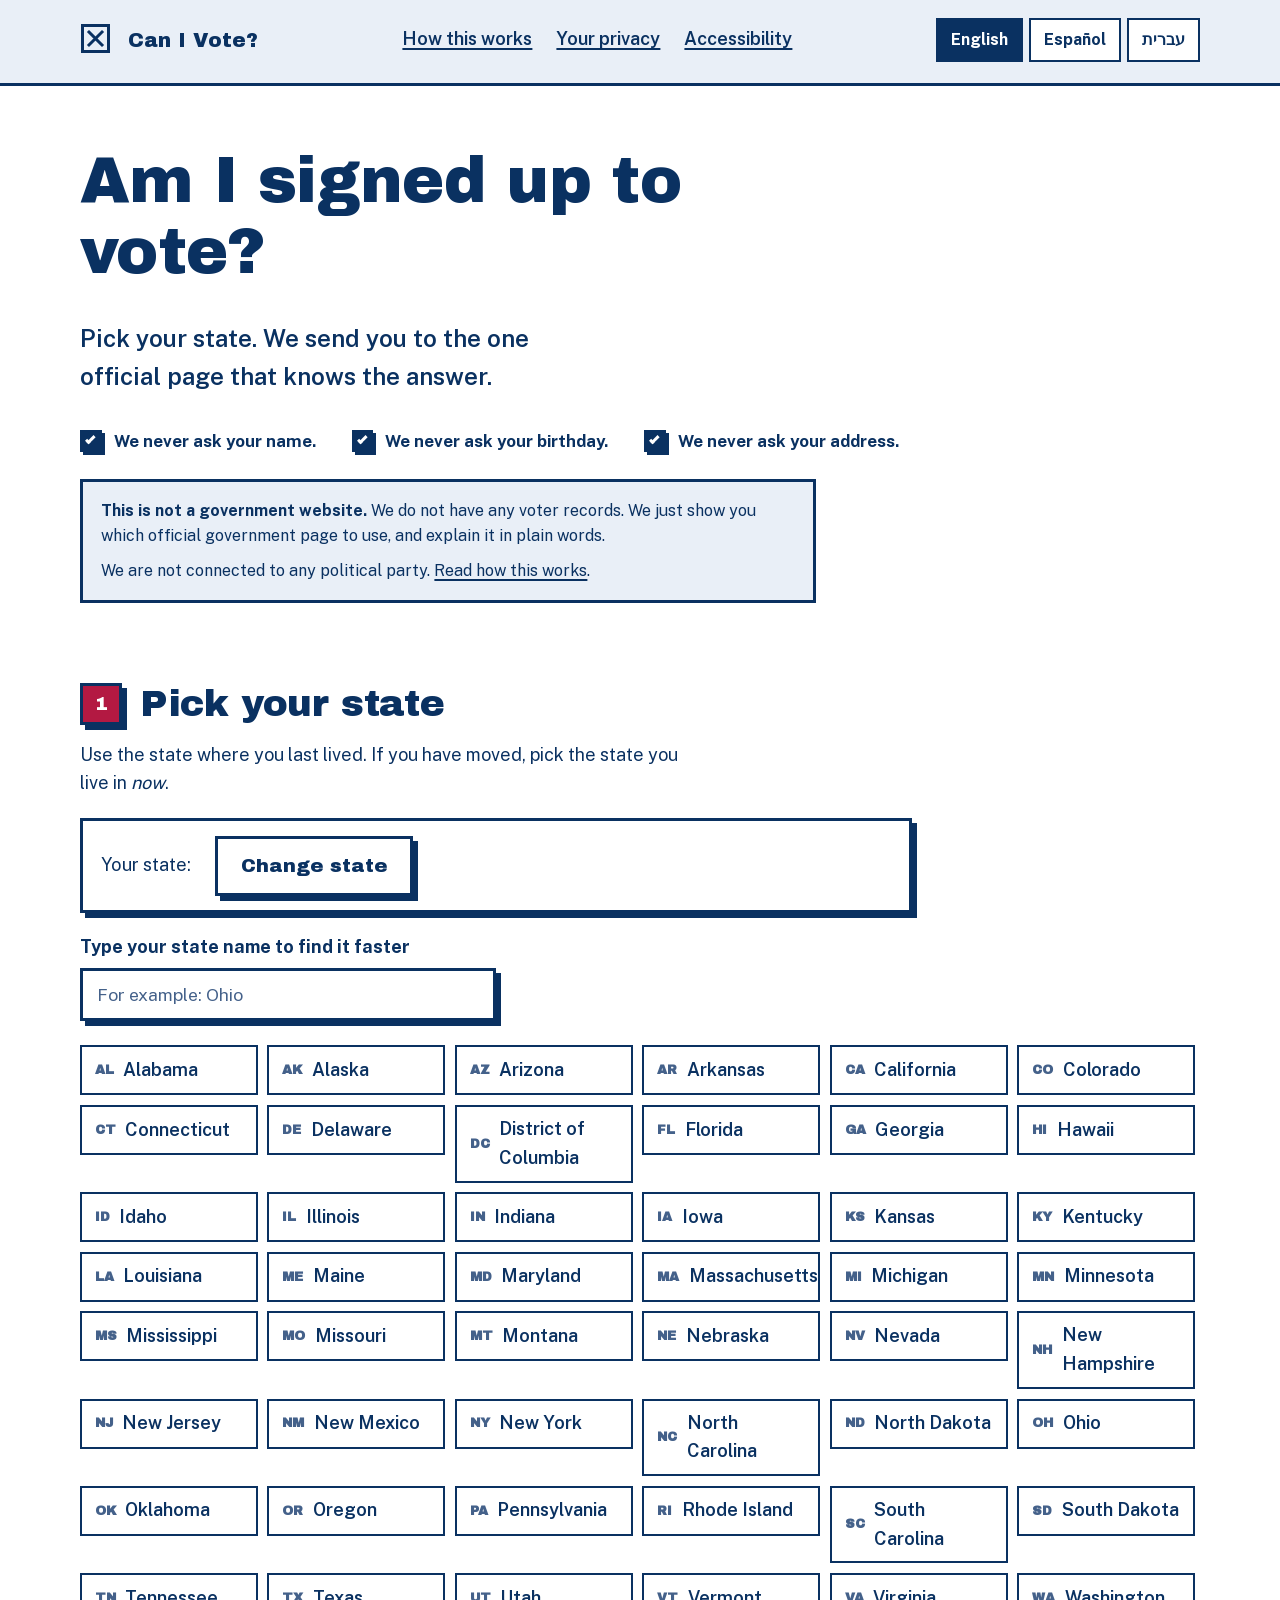
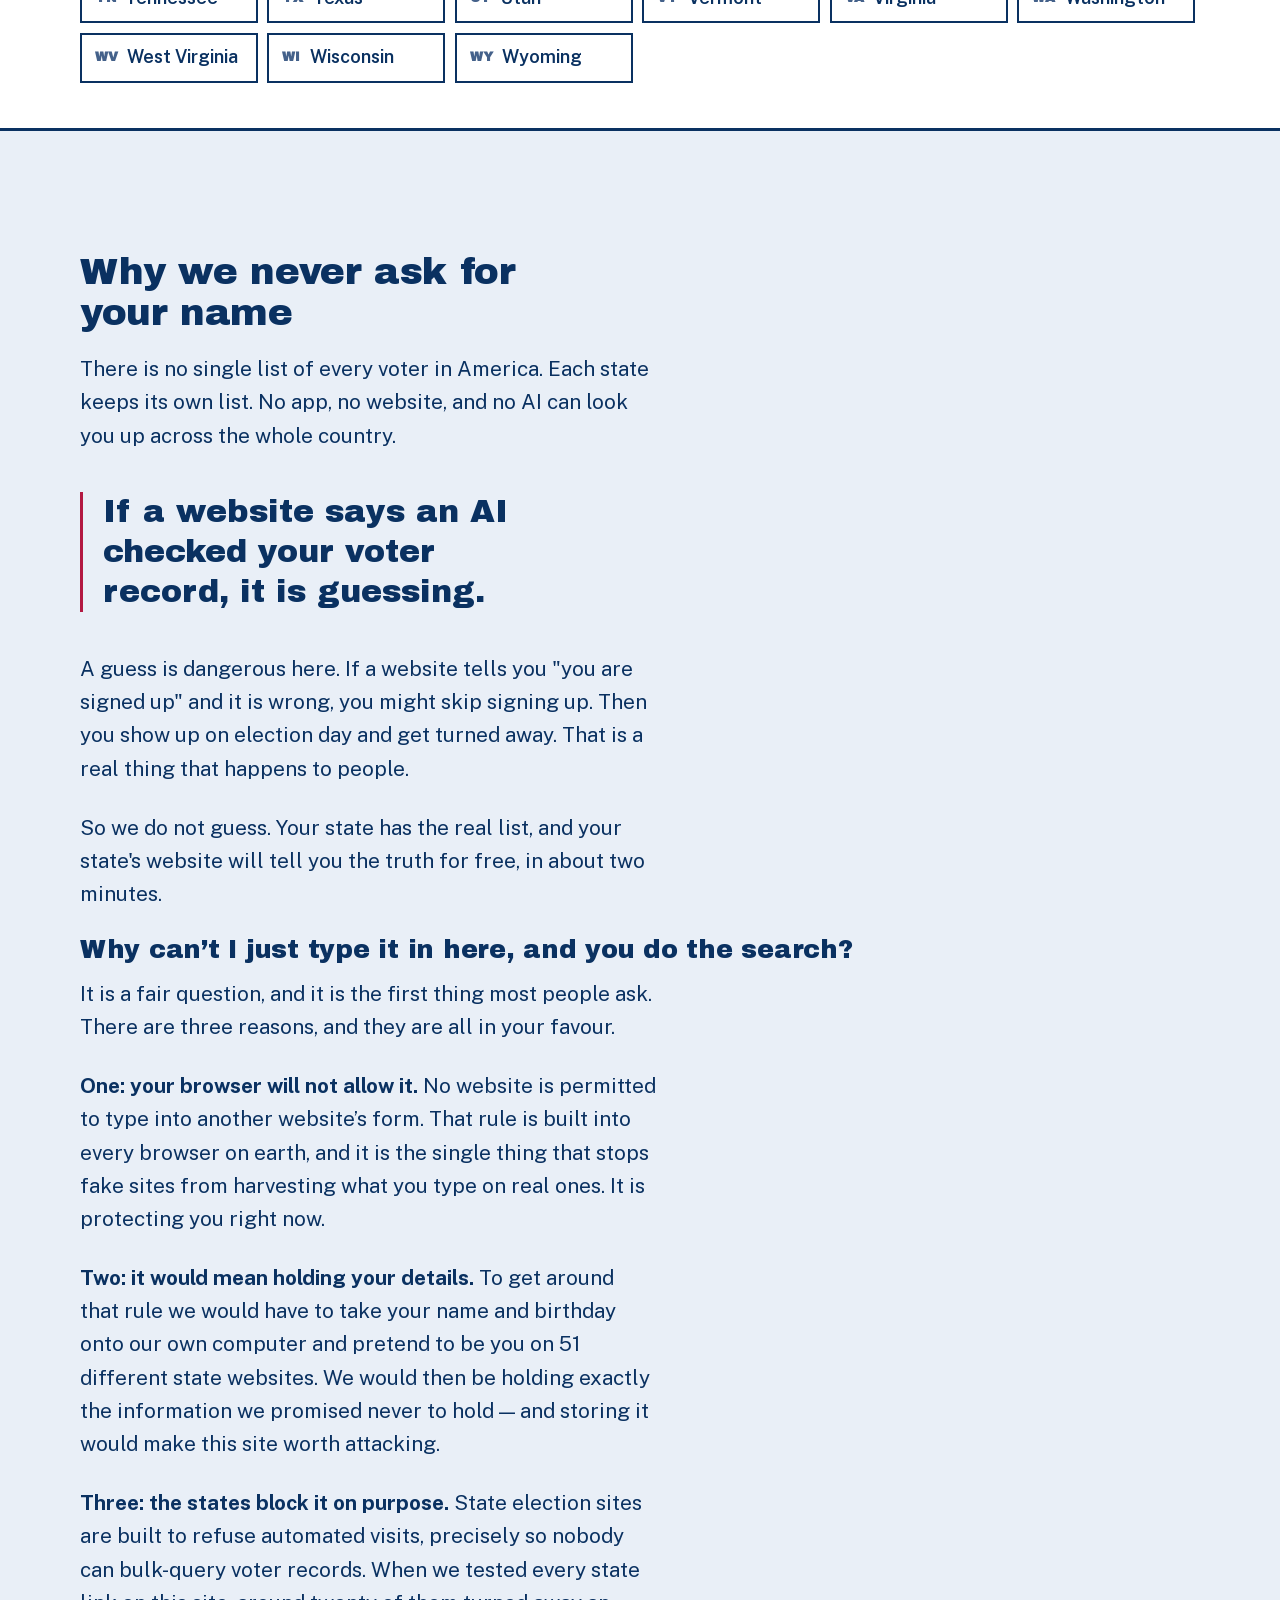
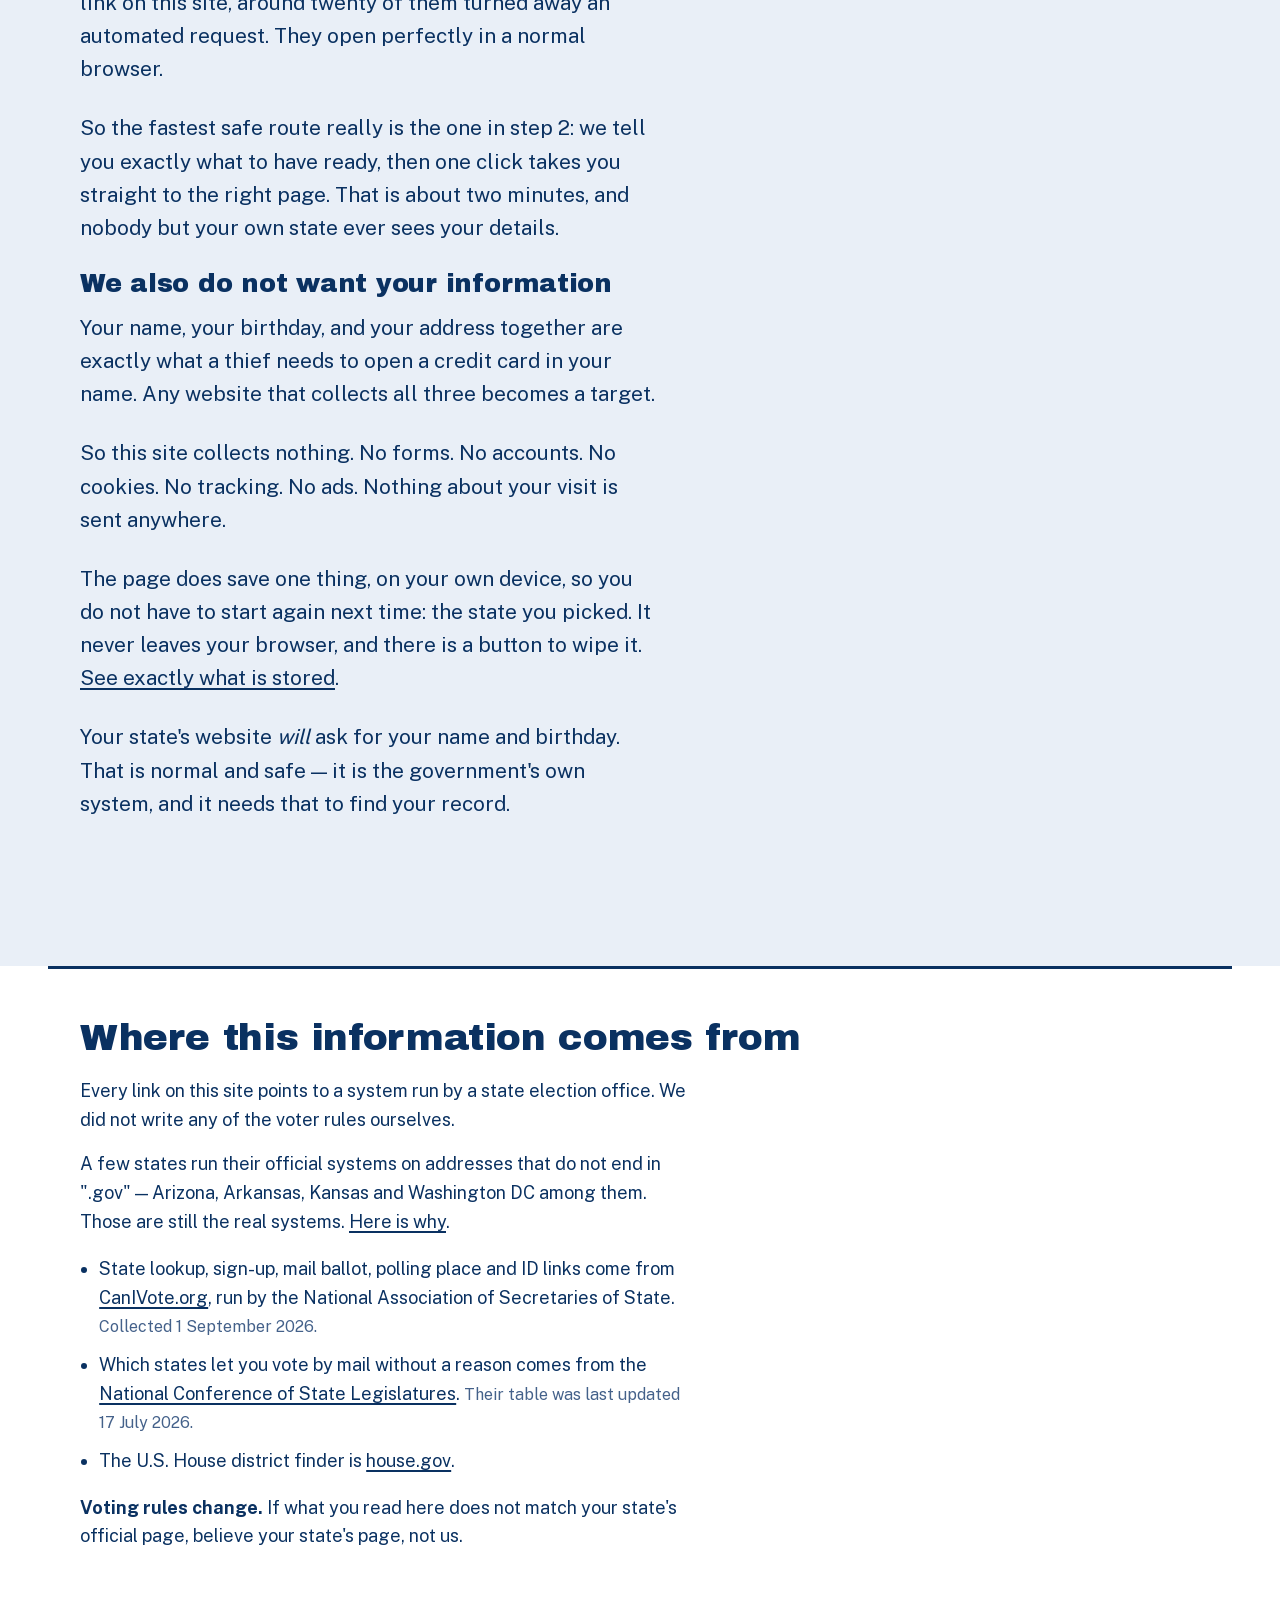
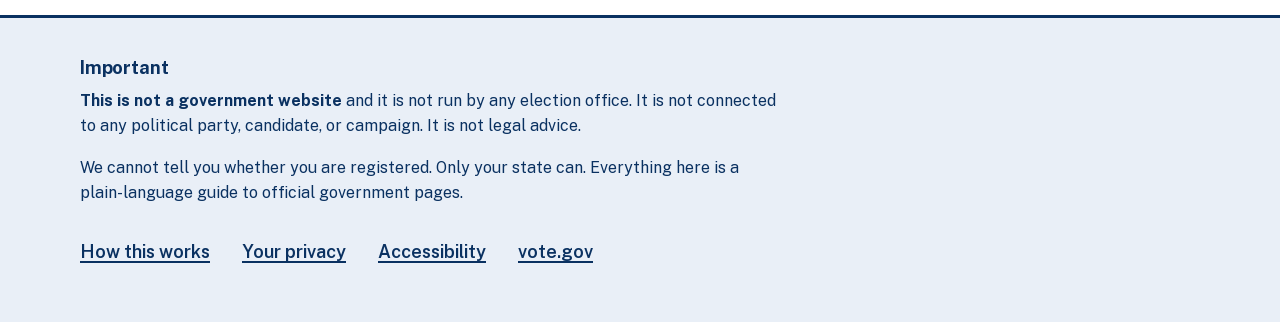
<file: index.html>
<!DOCTYPE html>
<html lang="en">
<head>
<meta charset="utf-8">
<meta name="viewport" content="width=device-width, initial-scale=1">
<meta http-equiv="Content-Security-Policy" content="default-src 'self'; img-src 'self' data:; style-src 'self'; script-src 'self'; font-src 'self'; form-action 'none'; base-uri 'self'; object-src 'none'">
<meta name="referrer" content="no-referrer">
<title data-i18n="index.title1">Am I signed up to vote? — Can I Vote?</title>
<meta name="description" content="Pick your state. Get the official government page that tells you if you are registered to vote, how to sign up, and how to vote by mail. We never ask for your name, birthday, or address." data-i18n-attr="content:index.desc1">
<link rel="stylesheet" href="styles.css">
<script src="lang-init.js"></script>
<link rel="icon" href="images/favicon.svg" type="image/svg+xml">
</head>
<body>
<a class="skip" href="#main" data-i18n="index.a7">Skip to the main part of this page</a>

<svg class="svg-defs" width="0" height="0" aria-hidden="true" focusable="false">
  <symbol id="i-ext" viewBox="0 0 24 24" fill="none" stroke="currentColor" stroke-width="2.5" stroke-linecap="square">
    <path d="M14 4h6v6M20 4l-9 9M17 14v5H5V7h5"/>
  </symbol>
  <symbol id="i-check" viewBox="0 0 24 24" fill="none" stroke="currentColor" stroke-width="3.5" stroke-linecap="square">
    <path d="M4 13l5.5 5.5L20 6"/>
  </symbol>
  <symbol id="i-x" viewBox="0 0 24 24" fill="none" stroke="currentColor" stroke-width="3.5" stroke-linecap="square">
    <path d="M6 6l12 12M18 6L6 18"/>
  </symbol>
</svg>

<header class="site-head">
  <div class="wrap">
    <a class="brand" href="index.html">
      <svg width="34" height="34" viewBox="0 0 34 34" aria-hidden="true" focusable="false">
        <rect x="2.5" y="2.5" width="26" height="26" fill="none" stroke="currentColor" stroke-width="3"/>
        <path d="M9 9l13 13M22 9L9 22" fill="none" stroke="currentColor" stroke-width="3" stroke-linecap="square"/>
      </svg>
      <span data-i18n="index.span1">Can I Vote?</span>
    </a>
    <nav class="site-nav" aria-label="Main" data-i18n-attr="aria-label:index.arialabel1">
      <a href="about.html" data-i18n="index.a1">How this works</a>
      <a href="privacy.html" data-i18n="index.a2">Your privacy</a>
      <a href="accessibility.html" data-i18n="index.a3">Accessibility</a>
    </nav>
    <div class="lang" role="group" aria-label="Language" data-i18n-attr="aria-label:ui.lang.group">
      <button type="button" lang="en" data-lang="en" aria-pressed="true">English</button>
      <button type="button" lang="es" data-lang="es" aria-pressed="false">Español</button>
      <button type="button" lang="he" data-lang="he" aria-pressed="false">עברית</button>
    </div>
  </div>
</header>

<main id="main">

  <section class="intro wrap">
    <h1 data-i18n="index.h11">Am I signed up to vote?</h1>
    <p class="lead" data-i18n="index.p1">Pick your state. We send you to the one official page that knows the answer.</p>
    <ul class="trust">
      <li><span class="box box--sm box--check" aria-hidden="true"></span><span data-i18n="index.span2">We never ask your name.</span></li>
      <li><span class="box box--sm box--check" aria-hidden="true"></span><span data-i18n="index.span3">We never ask your birthday.</span></li>
      <li><span class="box box--sm box--check" aria-hidden="true"></span><span data-i18n="index.span4">We never ask your address.</span></li>
    </ul>
    <div class="notice">
      <p data-i18n="index.p2"><strong>This is not a government website.</strong> We do not have any voter records. We just show you which official government page to use, and explain it in plain words.</p>
      <p data-i18n="index.p3">We are not connected to any political party. <a href="about.html" data-i18n="index.a4">Read how this works</a>.</p>
    </div>
  </section>

  <section class="picker wrap" aria-labelledby="step1">
    <div class="step-head">
      <span class="box box--accent" aria-hidden="true">1</span>
      <h2 id="step1" data-i18n="index.h21">Pick your state</h2>
    </div>
    <p data-i18n="index.p4">Use the state where you last lived. If you have moved, pick the state you live in <em>now</em>.</p>

    <div class="picker-summary" id="picker-summary" hidden>
      <p><span data-i18n="ui.picker.your">Your state:</span> <strong id="picker-summary-name"></strong></p>
      <button type="button" class="btn btn--plain btn--sm" id="change-state" data-i18n="ui.picker.change">Change state</button>
    </div>

    <div id="picker-body">
    <div class="filter-row">
      <label for="state-filter" data-i18n="index.label1">Type your state name to find it faster</label>
      <input type="text" id="state-filter" autocomplete="off" spellcheck="false" placeholder="For example: Ohio" data-i18n-attr="placeholder:index.placeholder1">
    </div>

    <ul class="state-grid" id="state-grid">
      <li><button type="button" data-abbr="AL" aria-pressed="false"><span class="abbr" aria-hidden="true">AL</span><span>Alabama</span></button></li>
      <li><button type="button" data-abbr="AK" aria-pressed="false"><span class="abbr" aria-hidden="true">AK</span><span>Alaska</span></button></li>
      <li><button type="button" data-abbr="AZ" aria-pressed="false"><span class="abbr" aria-hidden="true">AZ</span><span>Arizona</span></button></li>
      <li><button type="button" data-abbr="AR" aria-pressed="false"><span class="abbr" aria-hidden="true">AR</span><span>Arkansas</span></button></li>
      <li><button type="button" data-abbr="CA" aria-pressed="false"><span class="abbr" aria-hidden="true">CA</span><span>California</span></button></li>
      <li><button type="button" data-abbr="CO" aria-pressed="false"><span class="abbr" aria-hidden="true">CO</span><span>Colorado</span></button></li>
      <li><button type="button" data-abbr="CT" aria-pressed="false"><span class="abbr" aria-hidden="true">CT</span><span>Connecticut</span></button></li>
      <li><button type="button" data-abbr="DE" aria-pressed="false"><span class="abbr" aria-hidden="true">DE</span><span>Delaware</span></button></li>
      <li><button type="button" data-abbr="DC" aria-pressed="false"><span class="abbr" aria-hidden="true">DC</span><span>District of Columbia</span></button></li>
      <li><button type="button" data-abbr="FL" aria-pressed="false"><span class="abbr" aria-hidden="true">FL</span><span>Florida</span></button></li>
      <li><button type="button" data-abbr="GA" aria-pressed="false"><span class="abbr" aria-hidden="true">GA</span><span>Georgia</span></button></li>
      <li><button type="button" data-abbr="HI" aria-pressed="false"><span class="abbr" aria-hidden="true">HI</span><span>Hawaii</span></button></li>
      <li><button type="button" data-abbr="ID" aria-pressed="false"><span class="abbr" aria-hidden="true">ID</span><span>Idaho</span></button></li>
      <li><button type="button" data-abbr="IL" aria-pressed="false"><span class="abbr" aria-hidden="true">IL</span><span>Illinois</span></button></li>
      <li><button type="button" data-abbr="IN" aria-pressed="false"><span class="abbr" aria-hidden="true">IN</span><span>Indiana</span></button></li>
      <li><button type="button" data-abbr="IA" aria-pressed="false"><span class="abbr" aria-hidden="true">IA</span><span>Iowa</span></button></li>
      <li><button type="button" data-abbr="KS" aria-pressed="false"><span class="abbr" aria-hidden="true">KS</span><span>Kansas</span></button></li>
      <li><button type="button" data-abbr="KY" aria-pressed="false"><span class="abbr" aria-hidden="true">KY</span><span>Kentucky</span></button></li>
      <li><button type="button" data-abbr="LA" aria-pressed="false"><span class="abbr" aria-hidden="true">LA</span><span>Louisiana</span></button></li>
      <li><button type="button" data-abbr="ME" aria-pressed="false"><span class="abbr" aria-hidden="true">ME</span><span>Maine</span></button></li>
      <li><button type="button" data-abbr="MD" aria-pressed="false"><span class="abbr" aria-hidden="true">MD</span><span>Maryland</span></button></li>
      <li><button type="button" data-abbr="MA" aria-pressed="false"><span class="abbr" aria-hidden="true">MA</span><span>Massachusetts</span></button></li>
      <li><button type="button" data-abbr="MI" aria-pressed="false"><span class="abbr" aria-hidden="true">MI</span><span>Michigan</span></button></li>
      <li><button type="button" data-abbr="MN" aria-pressed="false"><span class="abbr" aria-hidden="true">MN</span><span>Minnesota</span></button></li>
      <li><button type="button" data-abbr="MS" aria-pressed="false"><span class="abbr" aria-hidden="true">MS</span><span>Mississippi</span></button></li>
      <li><button type="button" data-abbr="MO" aria-pressed="false"><span class="abbr" aria-hidden="true">MO</span><span>Missouri</span></button></li>
      <li><button type="button" data-abbr="MT" aria-pressed="false"><span class="abbr" aria-hidden="true">MT</span><span>Montana</span></button></li>
      <li><button type="button" data-abbr="NE" aria-pressed="false"><span class="abbr" aria-hidden="true">NE</span><span>Nebraska</span></button></li>
      <li><button type="button" data-abbr="NV" aria-pressed="false"><span class="abbr" aria-hidden="true">NV</span><span>Nevada</span></button></li>
      <li><button type="button" data-abbr="NH" aria-pressed="false"><span class="abbr" aria-hidden="true">NH</span><span>New Hampshire</span></button></li>
      <li><button type="button" data-abbr="NJ" aria-pressed="false"><span class="abbr" aria-hidden="true">NJ</span><span>New Jersey</span></button></li>
      <li><button type="button" data-abbr="NM" aria-pressed="false"><span class="abbr" aria-hidden="true">NM</span><span>New Mexico</span></button></li>
      <li><button type="button" data-abbr="NY" aria-pressed="false"><span class="abbr" aria-hidden="true">NY</span><span>New York</span></button></li>
      <li><button type="button" data-abbr="NC" aria-pressed="false"><span class="abbr" aria-hidden="true">NC</span><span>North Carolina</span></button></li>
      <li><button type="button" data-abbr="ND" aria-pressed="false"><span class="abbr" aria-hidden="true">ND</span><span>North Dakota</span></button></li>
      <li><button type="button" data-abbr="OH" aria-pressed="false"><span class="abbr" aria-hidden="true">OH</span><span>Ohio</span></button></li>
      <li><button type="button" data-abbr="OK" aria-pressed="false"><span class="abbr" aria-hidden="true">OK</span><span>Oklahoma</span></button></li>
      <li><button type="button" data-abbr="OR" aria-pressed="false"><span class="abbr" aria-hidden="true">OR</span><span>Oregon</span></button></li>
      <li><button type="button" data-abbr="PA" aria-pressed="false"><span class="abbr" aria-hidden="true">PA</span><span>Pennsylvania</span></button></li>
      <li><button type="button" data-abbr="RI" aria-pressed="false"><span class="abbr" aria-hidden="true">RI</span><span>Rhode Island</span></button></li>
      <li><button type="button" data-abbr="SC" aria-pressed="false"><span class="abbr" aria-hidden="true">SC</span><span>South Carolina</span></button></li>
      <li><button type="button" data-abbr="SD" aria-pressed="false"><span class="abbr" aria-hidden="true">SD</span><span>South Dakota</span></button></li>
      <li><button type="button" data-abbr="TN" aria-pressed="false"><span class="abbr" aria-hidden="true">TN</span><span>Tennessee</span></button></li>
      <li><button type="button" data-abbr="TX" aria-pressed="false"><span class="abbr" aria-hidden="true">TX</span><span>Texas</span></button></li>
      <li><button type="button" data-abbr="UT" aria-pressed="false"><span class="abbr" aria-hidden="true">UT</span><span>Utah</span></button></li>
      <li><button type="button" data-abbr="VT" aria-pressed="false"><span class="abbr" aria-hidden="true">VT</span><span>Vermont</span></button></li>
      <li><button type="button" data-abbr="VA" aria-pressed="false"><span class="abbr" aria-hidden="true">VA</span><span>Virginia</span></button></li>
      <li><button type="button" data-abbr="WA" aria-pressed="false"><span class="abbr" aria-hidden="true">WA</span><span>Washington</span></button></li>
      <li><button type="button" data-abbr="WV" aria-pressed="false"><span class="abbr" aria-hidden="true">WV</span><span>West Virginia</span></button></li>
      <li><button type="button" data-abbr="WI" aria-pressed="false"><span class="abbr" aria-hidden="true">WI</span><span>Wisconsin</span></button></li>
      <li><button type="button" data-abbr="WY" aria-pressed="false"><span class="abbr" aria-hidden="true">WY</span><span>Wyoming</span></button></li>
    </ul>
    <p class="no-match" id="no-match" hidden data-i18n="index.p5">No state matches that. Check the spelling, or clear the box to see all 51.</p>
    <p class="sr-only" role="status" id="filter-status"></p>
    </div>

    <noscript>
      <div class="notice notice--spaced">
        <p><strong>This page needs JavaScript to show your state's links.</strong> JavaScript is turned off in your browser.</p>
        <p lang="es"><strong>Esta página necesita JavaScript para mostrar los enlaces de su estado.</strong> JavaScript está desactivado en su navegador. <a href="https://vote.gov/es/" target="_blank" rel="noopener noreferrer">vote.gov en español</a></p>
        <p lang="he" dir="rtl"><strong>דף זה זקוק ל‑JavaScript כדי להציג את הקישורים של המדינה שלך.</strong> JavaScript כבוי בדפדפן שלך. <a href="https://www.nass.org/can-I-vote" target="_blank" rel="noopener noreferrer">CanIVote.org</a></p>
        <p>You can still get everything you need straight from the state election officials:
          <a href="https://www.nass.org/can-I-vote/voter-registration-status" target="_blank" rel="noopener noreferrer">Check if you are signed up<span class="sr-only"> (opens in a new tab)</span></a>,
          <a href="https://vote.gov/" target="_blank" rel="noopener noreferrer">sign up to vote at vote.gov<span class="sr-only"> (opens in a new tab)</span></a>.</p>
      </div>
    </noscript>
  </section>

  <section class="result result-band wrap" id="result" hidden aria-labelledby="result-title" tabindex="-1">
    <!-- built by script.js -->
  </section>

  <section class="why" aria-labelledby="why-h">
    <div class="wrap">
      <h2 id="why-h" data-i18n="index.h22">Why we never ask for your name</h2>
      <p data-i18n="index.p6">There is no single list of every voter in America. Each state keeps its own list. No app, no website, and no AI can look you up across the whole country.</p>
      <p class="pull" data-i18n="index.p7">If a website says an AI checked your voter record, it is guessing.</p>
      <p data-i18n="index.p8">A guess is dangerous here. If a website tells you "you are signed up" and it is wrong, you might skip signing up. Then you show up on election day and get turned away. That is a real thing that happens to people.</p>
      <p data-i18n="index.p9">So we do not guess. Your state has the real list, and your state's website will tell you the truth for free, in about two minutes.</p>
      <h3 data-i18n="index.h31">Why can’t I just type it in here, and you do the search?</h3>
      <p data-i18n="index.p10">It is a fair question, and it is the first thing most people ask. There are three reasons, and they are all in your favour.</p>
      <p data-i18n="index.p11"><strong>One: your browser will not allow it.</strong> No website is permitted to type into another website’s form. That rule is built into every browser on earth, and it is the single thing that stops fake sites from harvesting what you type on real ones. It is protecting you right now.</p>
      <p data-i18n="index.p12"><strong>Two: it would mean holding your details.</strong> To get around that rule we would have to take your name and birthday onto our own computer and pretend to be you on 51 different state websites. We would then be holding exactly the information we promised never to hold — and storing it would make this site worth attacking.</p>
      <p data-i18n="index.p13"><strong>Three: the states block it on purpose.</strong> State election sites are built to refuse automated visits, precisely so nobody can bulk-query voter records. When we tested every state link on this site, around twenty of them turned away an automated request. They open perfectly in a normal browser.</p>
      <p data-i18n="index.p14">So the fastest safe route really is the one in step 2: we tell you exactly what to have ready, then one click takes you straight to the right page. That is about two minutes, and nobody but your own state ever sees your details.</p>
      <h3 data-i18n="index.h32">We also do not want your information</h3>
      <p data-i18n="index.p15">Your name, your birthday, and your address together are exactly what a thief needs to open a credit card in your name. Any website that collects all three becomes a target.</p>
      <p data-i18n="index.p16">So this site collects nothing. No forms. No accounts. No cookies. No tracking. No ads. Nothing about your visit is sent anywhere.</p>
      <p data-i18n="index.p17">The page does save one thing, on your own device, so you do not have to start again next time: the state you picked. It never leaves your browser, and there is a button to wipe it. <a href="privacy.html" data-i18n="index.a5">See exactly what is stored</a>.</p>
      <p data-i18n="index.p18">Your state's website <em>will</em> ask for your name and birthday. That is normal and safe — it is the government's own system, and it needs that to find your record.</p>
    </div>
  </section>

  <section class="sources wrap" aria-labelledby="src-h">
    <h2 id="src-h" data-i18n="index.h23">Where this information comes from</h2>
    <p data-i18n="index.p19">Every link on this site points to a system run by a state election office. We did not write any of the voter rules ourselves.</p>
    <p data-i18n="index.p20">A few states run their official systems on addresses that do not end in ".gov" — Arizona, Arkansas, Kansas and Washington DC among them. Those are still the real systems. <a href="about.html" data-i18n="index.a6">Here is why</a>.</p>
    <ul>
      <li data-i18n="index.li1">State lookup, sign-up, mail ballot, polling place and ID links come from <a href="https://www.nass.org/can-I-vote" target="_blank" rel="noopener noreferrer">CanIVote.org<span class="sr-only"> (opens in a new tab)</span></a>, run by the National Association of Secretaries of State. <span class="date">Collected 1 September 2026.</span></li>
      <li data-i18n="index.li2">Which states let you vote by mail without a reason comes from the <a href="https://www.ncsl.org/elections-and-campaigns/table-1-states-with-no-excuse-absentee-voting" target="_blank" rel="noopener noreferrer">National Conference of State Legislatures<span class="sr-only"> (opens in a new tab)</span></a>. <span class="date">Their table was last updated 17 July 2026.</span></li>
      <li data-i18n="index.li3">The U.S. House district finder is <a href="https://www.house.gov/representatives/find-your-representative" target="_blank" rel="noopener noreferrer">house.gov<span class="sr-only"> (opens in a new tab)</span></a>.</li>
    </ul>
    <p data-i18n="index.p21"><strong>Voting rules change.</strong> If what you read here does not match your state's official page, believe your state's page, not us.</p>
  </section>

</main>

<footer class="site-foot">
  <div class="wrap">
    <h2 data-i18n="index.h24">Important</h2>
    <p data-i18n="index.p22"><strong>This is not a government website</strong> and it is not run by any election office. It is not connected to any political party, candidate, or campaign. It is not legal advice.</p>
    <p data-i18n="index.p23">We cannot tell you whether you are registered. Only your state can. Everything here is a plain-language guide to official government pages.</p>
    <ul class="foot-links">
      <li data-i18n="index.li4"><a href="about.html" data-i18n="index.a1">How this works</a></li>
      <li data-i18n="index.li5"><a href="privacy.html" data-i18n="index.a2">Your privacy</a></li>
      <li data-i18n="index.li6"><a href="accessibility.html" data-i18n="index.a3">Accessibility</a></li>
      <li data-i18n="index.li7"><a href="https://vote.gov/" target="_blank" rel="noopener noreferrer">vote.gov<span class="sr-only"> (opens in a new tab)</span></a></li>
    </ul>
  </div>
</footer>

<script src="states.js"></script>
<script src="strings.js"></script>
<script src="i18n.js"></script>
<script src="script.js"></script>
</body>
</html>
</file>
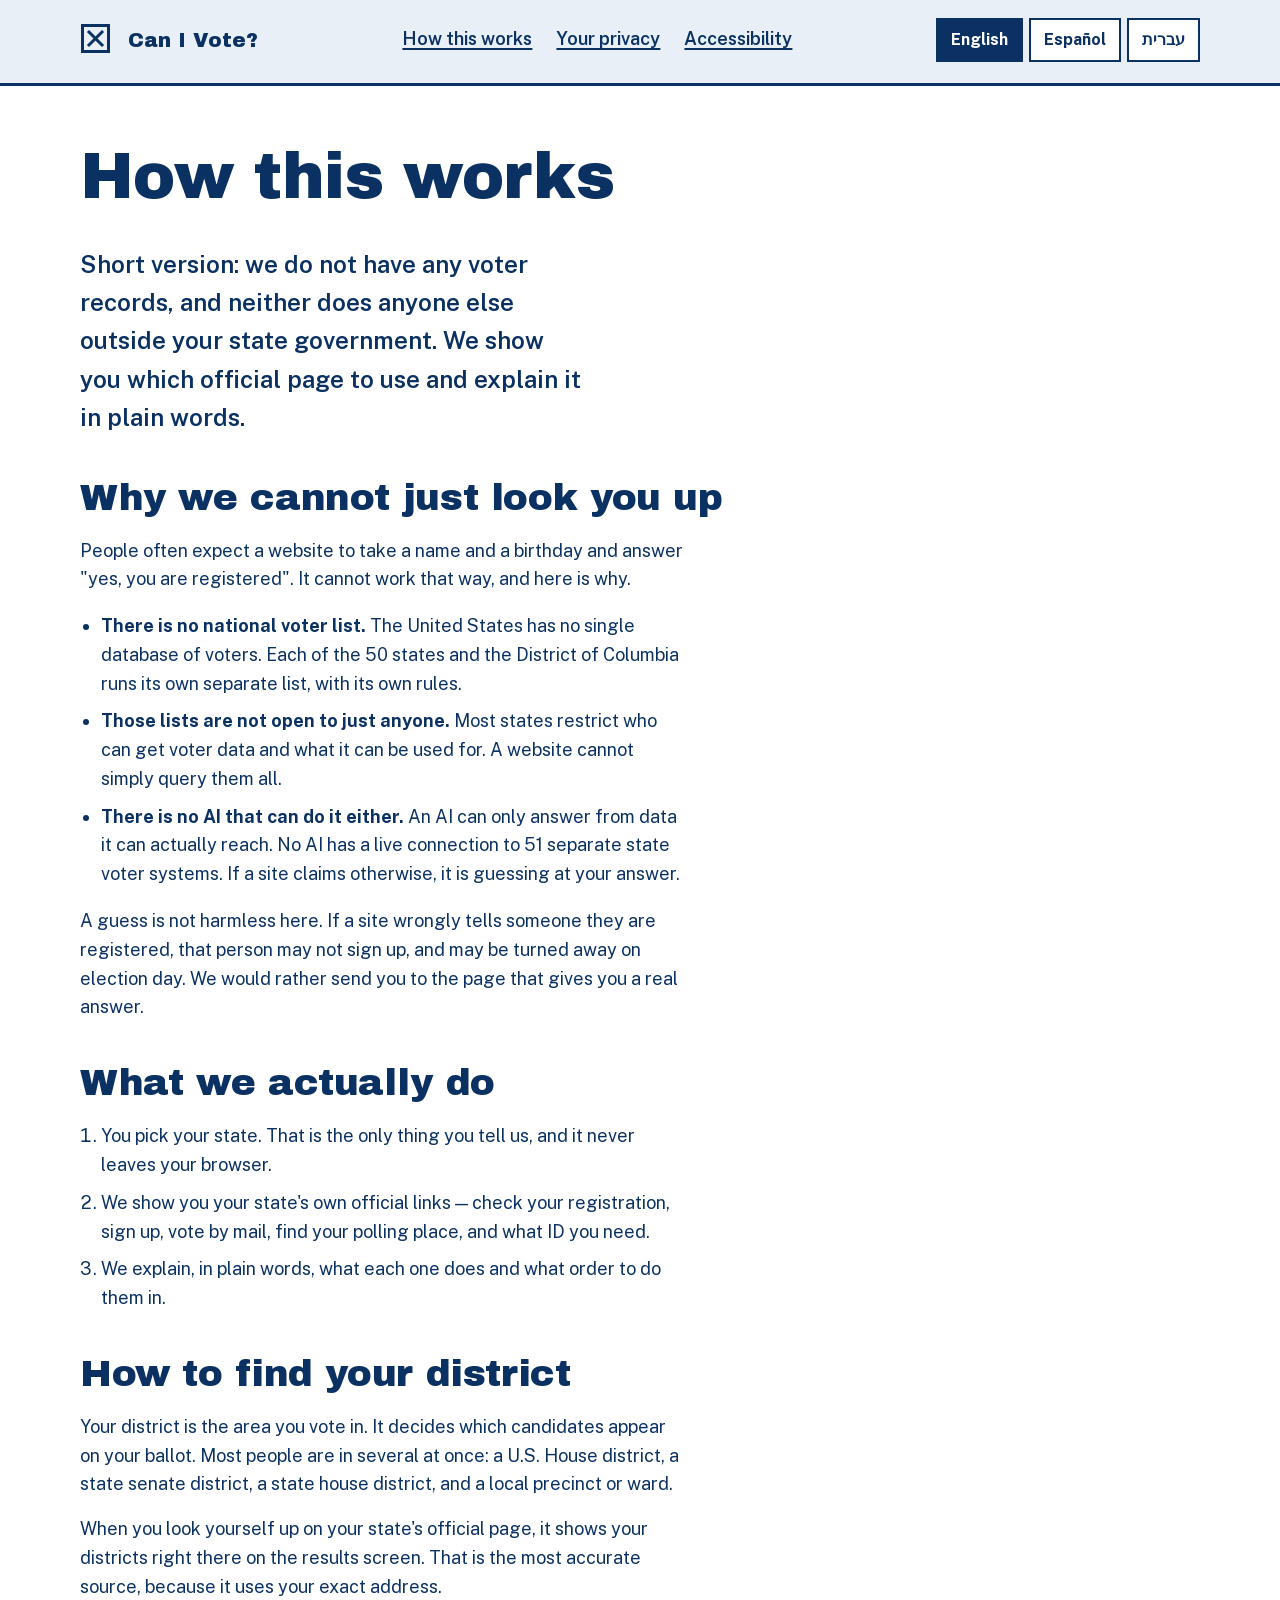
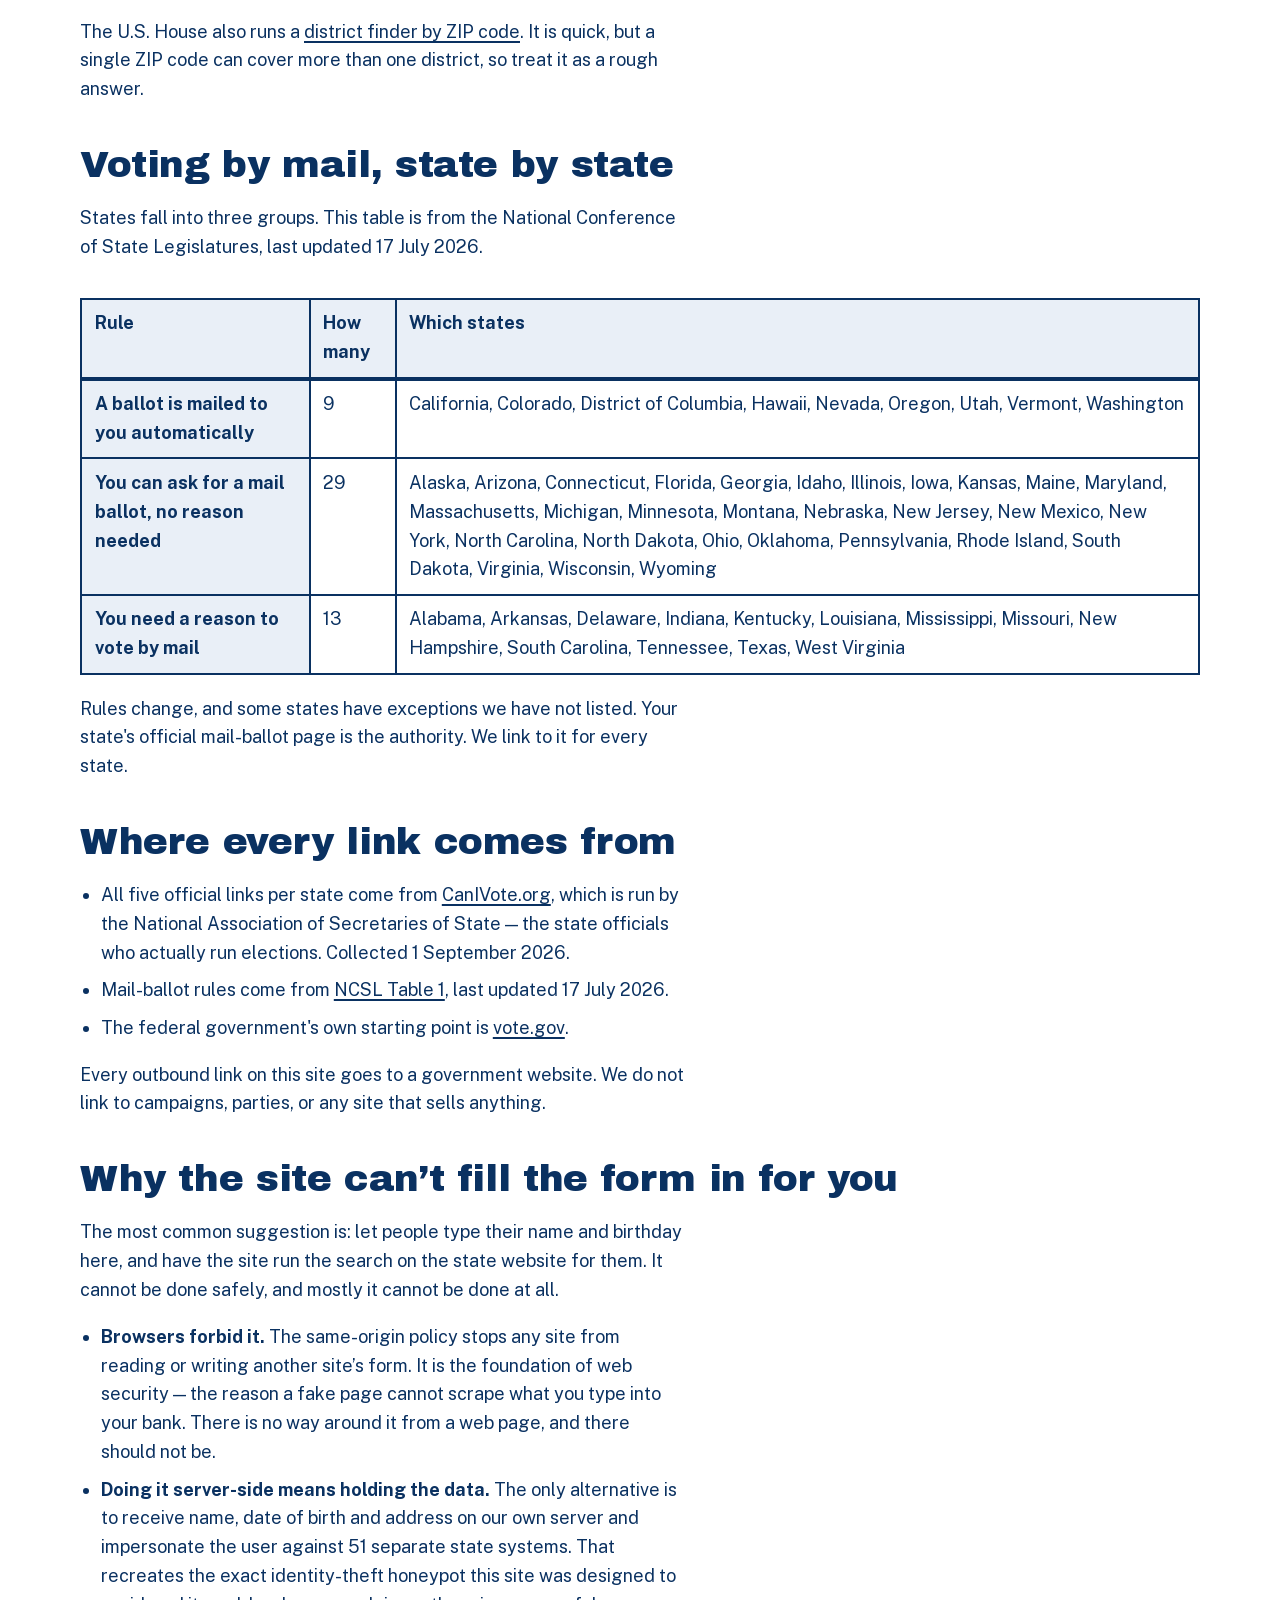
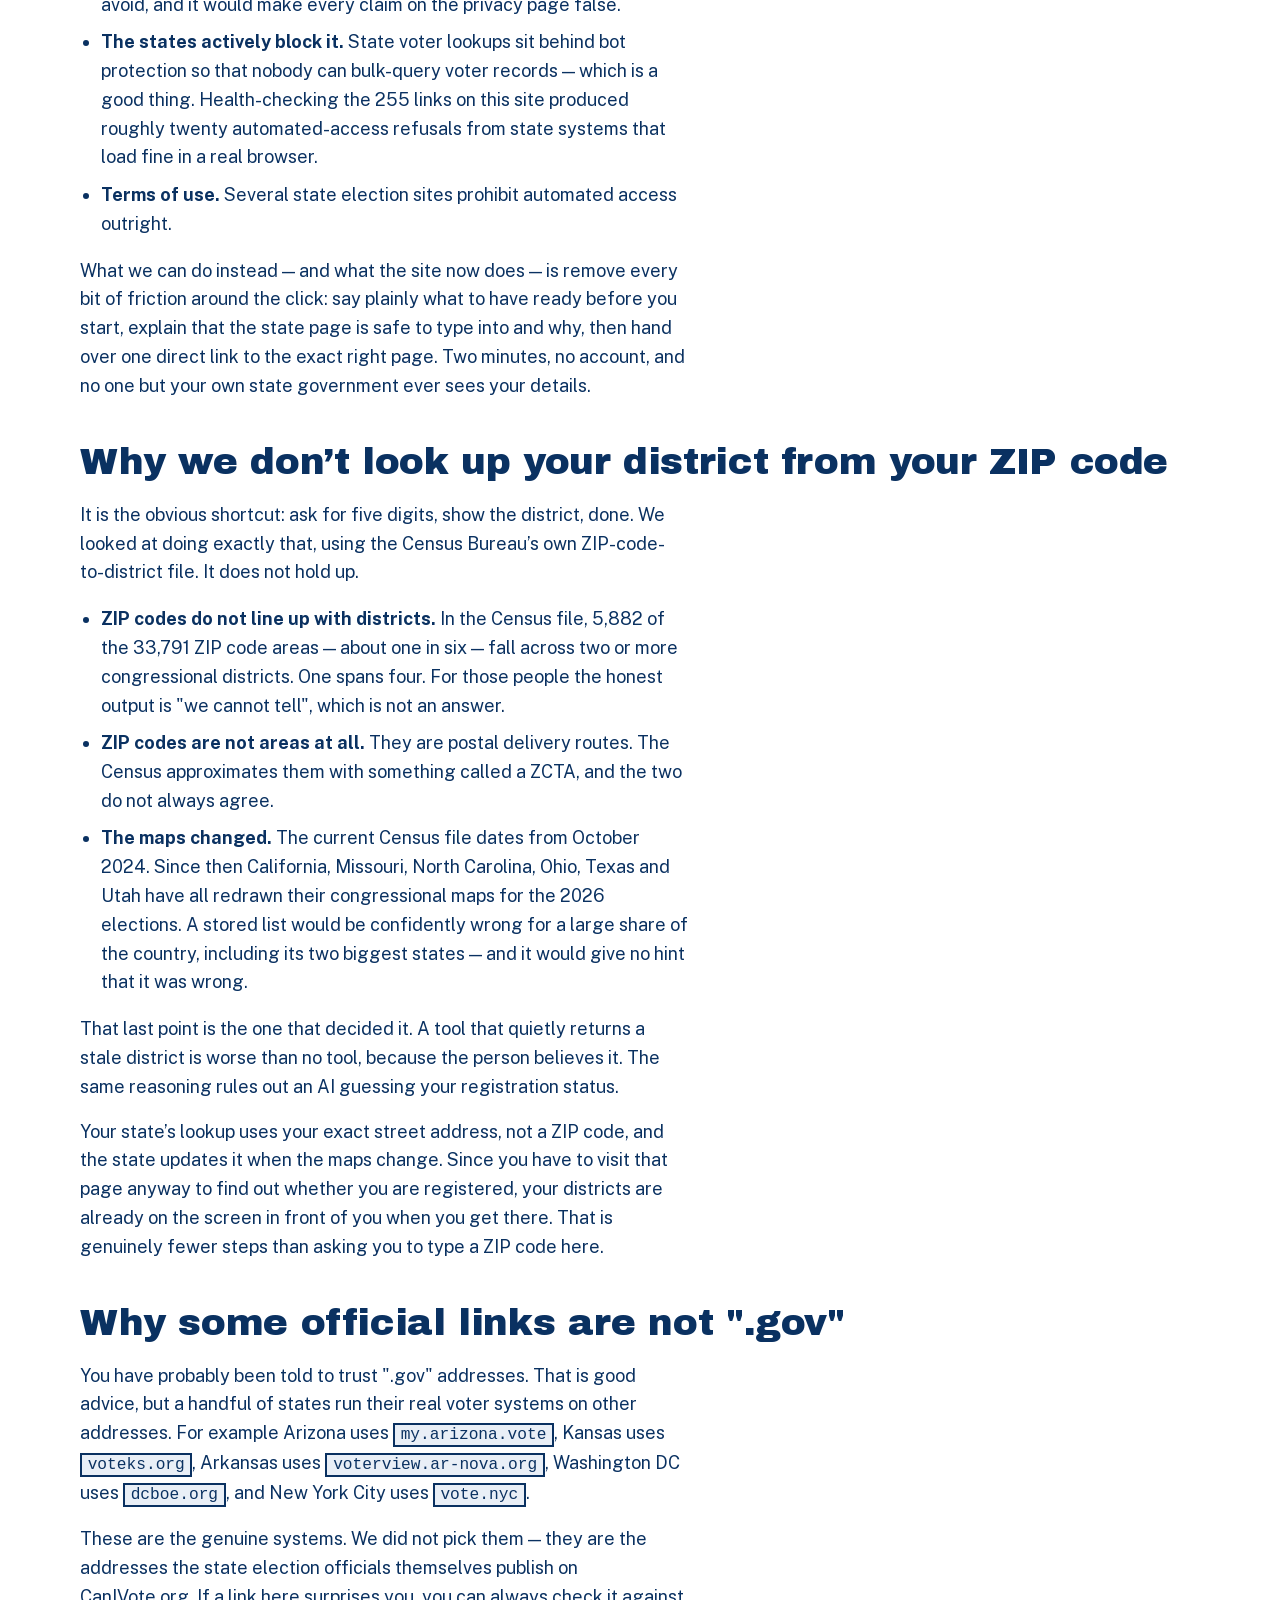
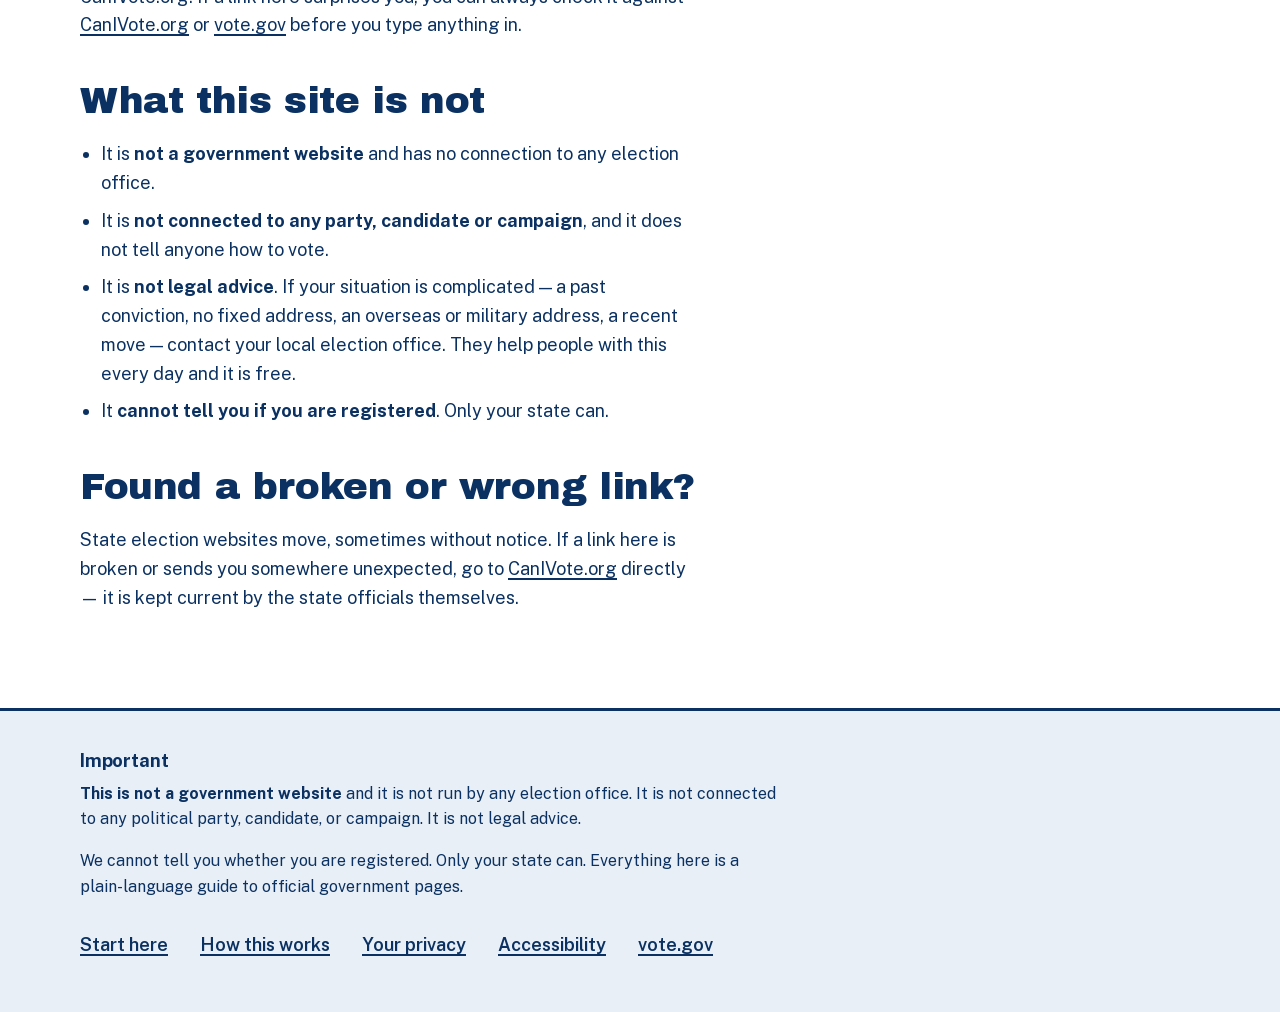
<file: about.html>
<!DOCTYPE html>
<html lang="en">
<head>
<meta charset="utf-8">
<meta name="viewport" content="width=device-width, initial-scale=1">
<meta http-equiv="Content-Security-Policy" content="default-src 'self'; img-src 'self' data:; style-src 'self'; script-src 'self'; font-src 'self'; form-action 'none'; base-uri 'self'; object-src 'none'">
<meta name="referrer" content="no-referrer">
<title data-i18n="about.title1">How this works — Can I Vote?</title>
<meta name="description" content="How Can I Vote works, why no AI can check your voter registration, and where every link on this site comes from." data-i18n-attr="content:about.desc1">
<link rel="stylesheet" href="styles.css">
<script src="lang-init.js"></script>
<link rel="icon" href="images/favicon.svg" type="image/svg+xml">
</head>
<body>
<a class="skip" href="#main" data-i18n="index.a7">Skip to the main part of this page</a>
<header class="site-head">
  <div class="wrap">
    <a class="brand" href="index.html">
      <svg width="34" height="34" viewBox="0 0 34 34" aria-hidden="true" focusable="false">
        <rect x="2.5" y="2.5" width="26" height="26" fill="none" stroke="currentColor" stroke-width="3"/>
        <path d="M9 9l13 13M22 9L9 22" fill="none" stroke="currentColor" stroke-width="3" stroke-linecap="square"/>
      </svg>
      <span data-i18n="index.span1">Can I Vote?</span>
    </a>
    <nav class="site-nav" aria-label="Main" data-i18n-attr="aria-label:index.arialabel1">
      <a href="about.html" data-i18n="index.a1">How this works</a>
      <a href="privacy.html" data-i18n="index.a2">Your privacy</a>
      <a href="accessibility.html" data-i18n="index.a3">Accessibility</a>
    </nav>
    <div class="lang" role="group" aria-label="Language" data-i18n-attr="aria-label:ui.lang.group">
      <button type="button" lang="en" data-lang="en" aria-pressed="true">English</button>
      <button type="button" lang="es" data-lang="es" aria-pressed="false">Español</button>
      <button type="button" lang="he" data-lang="he" aria-pressed="false">עברית</button>
    </div>
  </div>
</header>
<main id="main">
<article class="prose wrap">
<h1 data-i18n="index.a1">How this works</h1>
<p class="lead" data-i18n="about.p1">Short version: we do not have any voter records, and neither does anyone else outside your state government. We show you which official page to use and explain it in plain words.</p>

<h2 data-i18n="about.h21">Why we cannot just look you up</h2>
<p data-i18n="about.p2">People often expect a website to take a name and a birthday and answer "yes, you are registered". It cannot work that way, and here is why.</p>
<ul>
  <li data-i18n="about.li1"><strong>There is no national voter list.</strong> The United States has no single database of voters. Each of the 50 states and the District of Columbia runs its own separate list, with its own rules.</li>
  <li data-i18n="about.li2"><strong>Those lists are not open to just anyone.</strong> Most states restrict who can get voter data and what it can be used for. A website cannot simply query them all.</li>
  <li data-i18n="about.li3"><strong>There is no AI that can do it either.</strong> An AI can only answer from data it can actually reach. No AI has a live connection to 51 separate state voter systems. If a site claims otherwise, it is guessing at your answer.</li>
</ul>
<p data-i18n="about.p3">A guess is not harmless here. If a site wrongly tells someone they are registered, that person may not sign up, and may be turned away on election day. We would rather send you to the page that gives you a real answer.</p>

<h2 data-i18n="about.h22">What we actually do</h2>
<ol>
  <li data-i18n="about.li4">You pick your state. That is the only thing you tell us, and it never leaves your browser.</li>
  <li data-i18n="about.li5">We show you your state's own official links — check your registration, sign up, vote by mail, find your polling place, and what ID you need.</li>
  <li data-i18n="about.li6">We explain, in plain words, what each one does and what order to do them in.</li>
</ol>

<h2 data-i18n="about.h23">How to find your district</h2>
<p data-i18n="about.p4">Your district is the area you vote in. It decides which candidates appear on your ballot. Most people are in several at once: a U.S. House district, a state senate district, a state house district, and a local precinct or ward.</p>
<p data-i18n="about.p5">When you look yourself up on your state's official page, it shows your districts right there on the results screen. That is the most accurate source, because it uses your exact address.</p>
<p data-i18n="about.p6">The U.S. House also runs a <a href="https://www.house.gov/representatives/find-your-representative" target="_blank" rel="noopener noreferrer">district finder by ZIP code<span class="sr-only"> (opens in a new tab)</span></a>. It is quick, but a single ZIP code can cover more than one district, so treat it as a rough answer.</p>

<h2 data-i18n="about.h24">Voting by mail, state by state</h2>
<p data-i18n="about.p7">States fall into three groups. This table is from the National Conference of State Legislatures, last updated 17 July 2026.</p>
<div class="table-scroll">
<table>
<caption class="sr-only" data-i18n="about.caption1">States grouped by their vote-by-mail rules</caption>
<thead><tr><th scope="col" data-i18n="about.th1">Rule</th><th scope="col" data-i18n="about.th2">How many</th><th scope="col" data-i18n="about.th3">Which states</th></tr></thead>
<tbody>
<tr><th scope="row" data-i18n="about.th4">A ballot is mailed to you automatically</th><td data-i18n="about.td1">9</td><td data-i18n-states="all_mail">California, Colorado, District of Columbia, Hawaii, Nevada, Oregon, Utah, Vermont, Washington</td></tr>
<tr><th scope="row" data-i18n="about.th5">You can ask for a mail ballot, no reason needed</th><td data-i18n="about.td2">29</td><td data-i18n-states="no_excuse">Alaska, Arizona, Connecticut, Florida, Georgia, Idaho, Illinois, Iowa, Kansas, Maine, Maryland, Massachusetts, Michigan, Minnesota, Montana, Nebraska, New Jersey, New Mexico, New York, North Carolina, North Dakota, Ohio, Oklahoma, Pennsylvania, Rhode Island, South Dakota, Virginia, Wisconsin, Wyoming</td></tr>
<tr><th scope="row" data-i18n="about.th6">You need a reason to vote by mail</th><td data-i18n="about.td3">13</td><td data-i18n-states="excuse">Alabama, Arkansas, Delaware, Indiana, Kentucky, Louisiana, Mississippi, Missouri, New Hampshire, South Carolina, Tennessee, Texas, West Virginia</td></tr>
</tbody>
</table>
</div>
<p data-i18n="about.p8">Rules change, and some states have exceptions we have not listed. Your state's official mail-ballot page is the authority. We link to it for every state.</p>

<h2 data-i18n="about.h25">Where every link comes from</h2>
<ul>
  <li data-i18n="about.li7">All five official links per state come from <a href="https://www.nass.org/can-I-vote" target="_blank" rel="noopener noreferrer">CanIVote.org<span class="sr-only"> (opens in a new tab)</span></a>, which is run by the National Association of Secretaries of State — the state officials who actually run elections. Collected 1 September 2026.</li>
  <li data-i18n="about.li8">Mail-ballot rules come from <a href="https://www.ncsl.org/elections-and-campaigns/table-1-states-with-no-excuse-absentee-voting" target="_blank" rel="noopener noreferrer">NCSL Table 1<span class="sr-only"> (opens in a new tab)</span></a>, last updated 17 July 2026.</li>
  <li data-i18n="about.li9">The federal government's own starting point is <a href="https://vote.gov/" target="_blank" rel="noopener noreferrer">vote.gov<span class="sr-only"> (opens in a new tab)</span></a>.</li>
</ul>
<p data-i18n="about.p9">Every outbound link on this site goes to a government website. We do not link to campaigns, parties, or any site that sells anything.</p>

<h2 data-i18n="about.h26">Why the site can’t fill the form in for you</h2>
<p data-i18n="about.p10">The most common suggestion is: let people type their name and birthday here, and have the site run the search on the state website for them. It cannot be done safely, and mostly it cannot be done at all.</p>
<ul>
  <li data-i18n="about.li10"><strong>Browsers forbid it.</strong> The same-origin policy stops any site from reading or writing another site’s form. It is the foundation of web security — the reason a fake page cannot scrape what you type into your bank. There is no way around it from a web page, and there should not be.</li>
  <li data-i18n="about.li11"><strong>Doing it server-side means holding the data.</strong> The only alternative is to receive name, date of birth and address on our own server and impersonate the user against 51 separate state systems. That recreates the exact identity-theft honeypot this site was designed to avoid, and it would make every claim on the privacy page false.</li>
  <li data-i18n="about.li12"><strong>The states actively block it.</strong> State voter lookups sit behind bot protection so that nobody can bulk-query voter records — which is a good thing. Health-checking the 255 links on this site produced roughly twenty automated-access refusals from state systems that load fine in a real browser.</li>
  <li data-i18n="about.li13"><strong>Terms of use.</strong> Several state election sites prohibit automated access outright.</li>
</ul>
<p data-i18n="about.p11">What we can do instead — and what the site now does — is remove every bit of friction around the click: say plainly what to have ready before you start, explain that the state page is safe to type into and why, then hand over one direct link to the exact right page. Two minutes, no account, and no one but your own state government ever sees your details.</p>

<h2 data-i18n="about.h27">Why we don’t look up your district from your ZIP code</h2>
<p data-i18n="about.p12">It is the obvious shortcut: ask for five digits, show the district, done. We looked at doing exactly that, using the Census Bureau’s own ZIP-code-to-district file. It does not hold up.</p>
<ul>
  <li data-i18n="about.li14"><strong>ZIP codes do not line up with districts.</strong> In the Census file, 5,882 of the 33,791 ZIP code areas — about one in six — fall across two or more congressional districts. One spans four. For those people the honest output is "we cannot tell", which is not an answer.</li>
  <li data-i18n="about.li15"><strong>ZIP codes are not areas at all.</strong> They are postal delivery routes. The Census approximates them with something called a ZCTA, and the two do not always agree.</li>
  <li data-i18n="about.li16"><strong>The maps changed.</strong> The current Census file dates from October 2024. Since then California, Missouri, North Carolina, Ohio, Texas and Utah have all redrawn their congressional maps for the 2026 elections. A stored list would be confidently wrong for a large share of the country, including its two biggest states — and it would give no hint that it was wrong.</li>
</ul>
<p data-i18n="about.p13">That last point is the one that decided it. A tool that quietly returns a stale district is worse than no tool, because the person believes it. The same reasoning rules out an AI guessing your registration status.</p>
<p data-i18n="about.p14">Your state’s lookup uses your exact street address, not a ZIP code, and the state updates it when the maps change. Since you have to visit that page anyway to find out whether you are registered, your districts are already on the screen in front of you when you get there. That is genuinely fewer steps than asking you to type a ZIP code here.</p>

<h2 data-i18n="about.h28">Why some official links are not ".gov"</h2>
<p data-i18n="about.p15">You have probably been told to trust ".gov" addresses. That is good advice, but a handful of states run their real voter systems on other addresses. For example Arizona uses <code>my.arizona.vote</code>, Kansas uses <code>voteks.org</code>, Arkansas uses <code>voterview.ar-nova.org</code>, Washington DC uses <code>dcboe.org</code>, and New York City uses <code>vote.nyc</code>.</p>
<p data-i18n="about.p16">These are the genuine systems. We did not pick them — they are the addresses the state election officials themselves publish on CanIVote.org. If a link here surprises you, you can always check it against <a href="https://www.nass.org/can-I-vote" target="_blank" rel="noopener noreferrer">CanIVote.org<span class="sr-only"> (opens in a new tab)</span></a> or <a href="https://vote.gov/" target="_blank" rel="noopener noreferrer">vote.gov<span class="sr-only"> (opens in a new tab)</span></a> before you type anything in.</p>

<h2 data-i18n="about.h29">What this site is not</h2>
<ul>
  <li data-i18n="about.li17">It is <strong>not a government website</strong> and has no connection to any election office.</li>
  <li data-i18n="about.li18">It is <strong>not connected to any party, candidate or campaign</strong>, and it does not tell anyone how to vote.</li>
  <li data-i18n="about.li19">It is <strong>not legal advice</strong>. If your situation is complicated — a past conviction, no fixed address, an overseas or military address, a recent move — contact your local election office. They help people with this every day and it is free.</li>
  <li data-i18n="about.li20">It <strong>cannot tell you if you are registered</strong>. Only your state can.</li>
</ul>

<h2 data-i18n="about.h210">Found a broken or wrong link?</h2>
<p data-i18n="about.p17">State election websites move, sometimes without notice. If a link here is broken or sends you somewhere unexpected, go to <a href="https://www.nass.org/can-I-vote" target="_blank" rel="noopener noreferrer">CanIVote.org<span class="sr-only"> (opens in a new tab)</span></a> directly — it is kept current by the state officials themselves.</p>
</article>
</main>
<footer class="site-foot">
  <div class="wrap">
    <h2 data-i18n="index.h24">Important</h2>
    <p data-i18n="index.p22"><strong>This is not a government website</strong> and it is not run by any election office. It is not connected to any political party, candidate, or campaign. It is not legal advice.</p>
    <p data-i18n="index.p23">We cannot tell you whether you are registered. Only your state can. Everything here is a plain-language guide to official government pages.</p>
    <ul class="foot-links">
      <li data-i18n="about.li21"><a href="index.html" data-i18n="about.a1">Start here</a></li>
      <li data-i18n="index.li4"><a href="about.html" data-i18n="index.a1">How this works</a></li>
      <li data-i18n="index.li5"><a href="privacy.html" data-i18n="index.a2">Your privacy</a></li>
      <li data-i18n="index.li6"><a href="accessibility.html" data-i18n="index.a3">Accessibility</a></li>
      <li data-i18n="index.li7"><a href="https://vote.gov/" target="_blank" rel="noopener noreferrer">vote.gov<span class="sr-only"> (opens in a new tab)</span></a></li>
    </ul>
  </div>
</footer>
<script src="states.js"></script>
<script src="strings.js"></script>
<script src="i18n.js"></script>
</body>
</html>
</file>
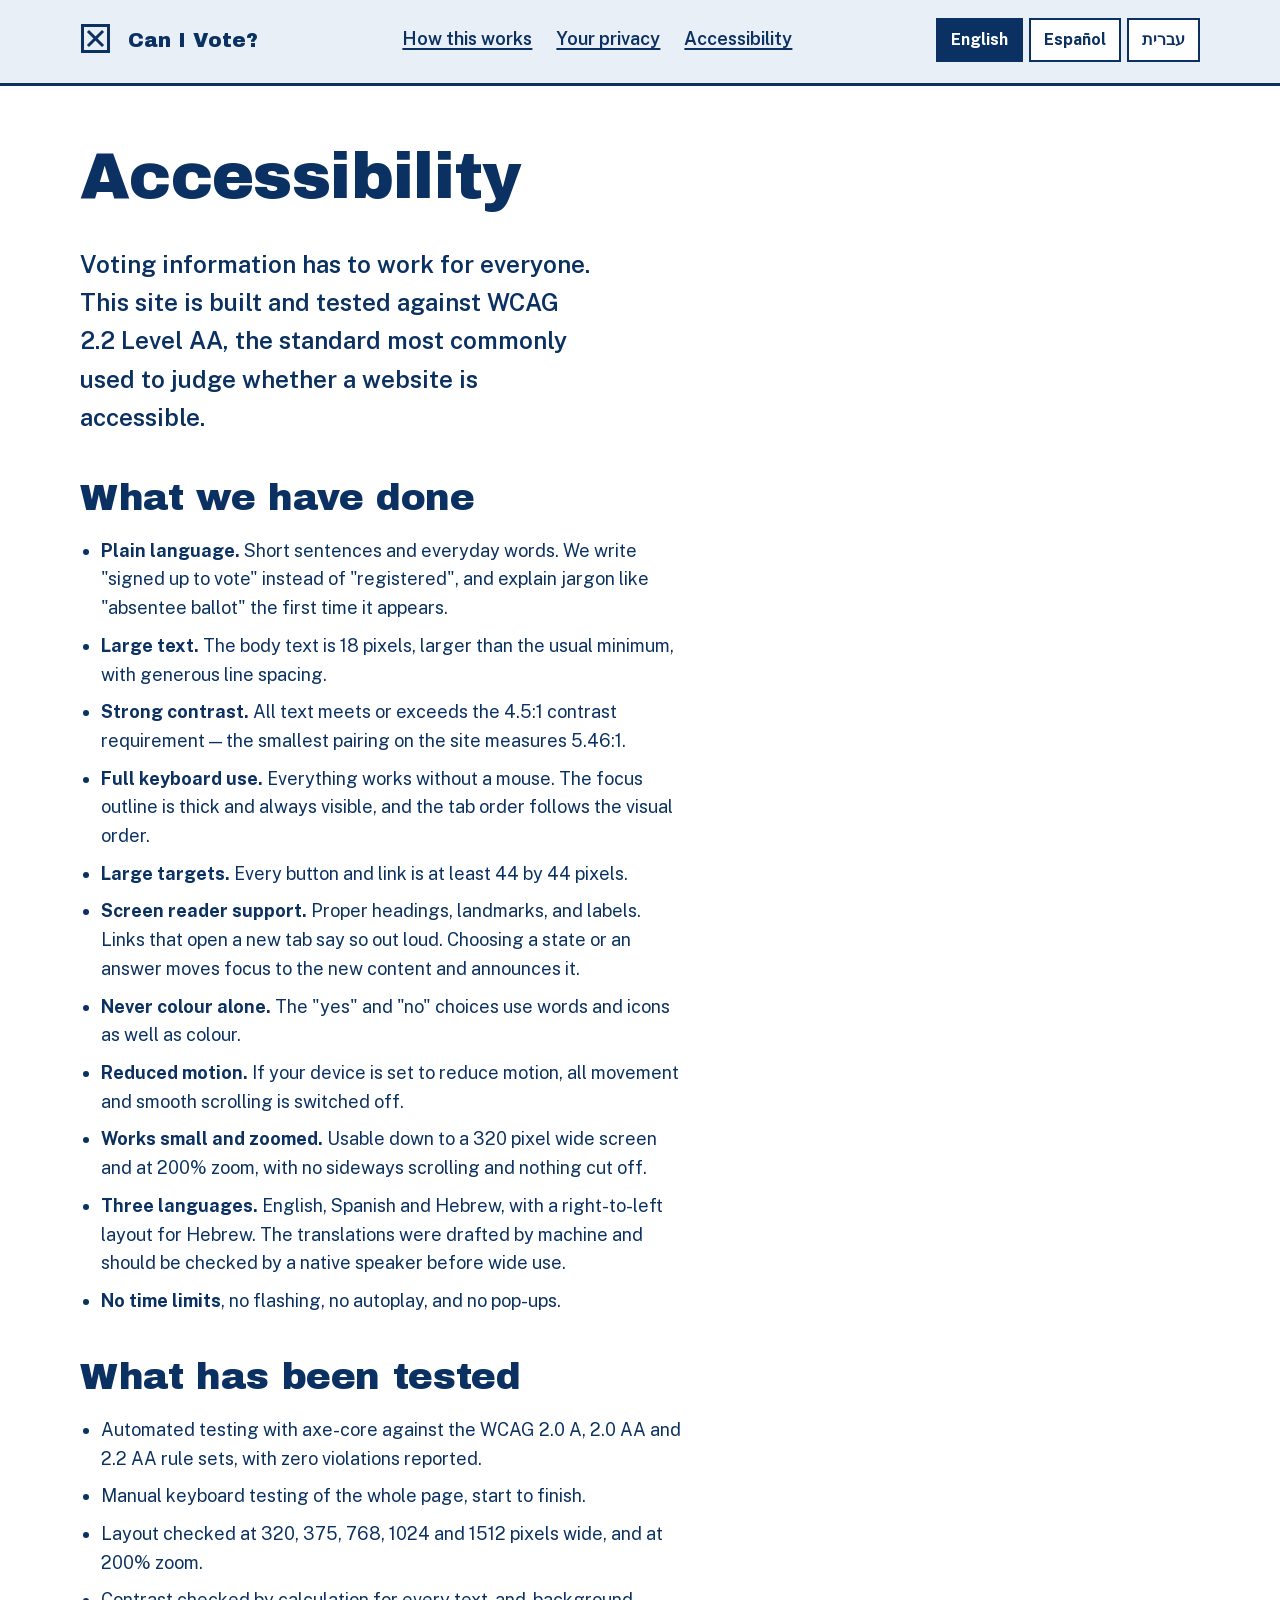
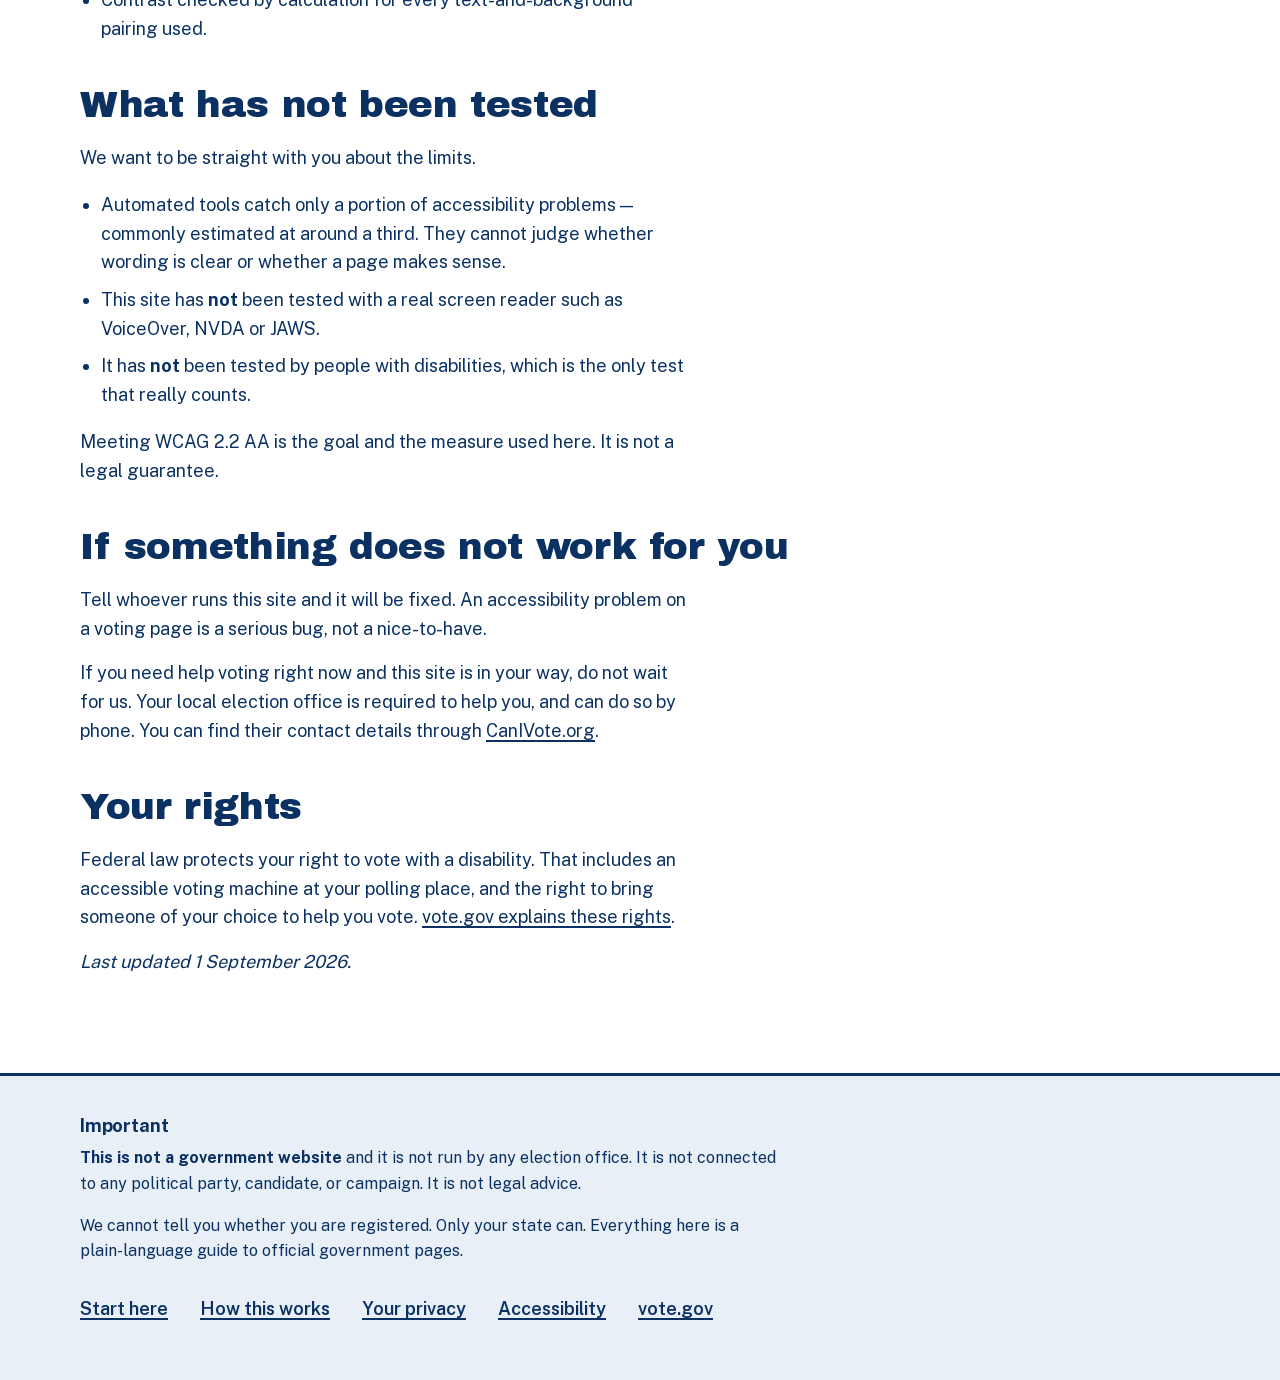
<file: accessibility.html>
<!DOCTYPE html>
<html lang="en">
<head>
<meta charset="utf-8">
<meta name="viewport" content="width=device-width, initial-scale=1">
<meta http-equiv="Content-Security-Policy" content="default-src 'self'; img-src 'self' data:; style-src 'self'; script-src 'self'; font-src 'self'; form-action 'none'; base-uri 'self'; object-src 'none'">
<meta name="referrer" content="no-referrer">
<title data-i18n="a11y.title1">Accessibility — Can I Vote?</title>
<meta name="description" content="How this site is built to be usable by everyone, what has been tested, and how to report a problem." data-i18n-attr="content:a11y.desc1">
<link rel="stylesheet" href="styles.css">
<script src="lang-init.js"></script>
<link rel="icon" href="images/favicon.svg" type="image/svg+xml">
</head>
<body>
<a class="skip" href="#main" data-i18n="index.a7">Skip to the main part of this page</a>
<header class="site-head">
  <div class="wrap">
    <a class="brand" href="index.html">
      <svg width="34" height="34" viewBox="0 0 34 34" aria-hidden="true" focusable="false">
        <rect x="2.5" y="2.5" width="26" height="26" fill="none" stroke="currentColor" stroke-width="3"/>
        <path d="M9 9l13 13M22 9L9 22" fill="none" stroke="currentColor" stroke-width="3" stroke-linecap="square"/>
      </svg>
      <span data-i18n="index.span1">Can I Vote?</span>
    </a>
    <nav class="site-nav" aria-label="Main" data-i18n-attr="aria-label:index.arialabel1">
      <a href="about.html" data-i18n="index.a1">How this works</a>
      <a href="privacy.html" data-i18n="index.a2">Your privacy</a>
      <a href="accessibility.html" data-i18n="index.a3">Accessibility</a>
    </nav>
    <div class="lang" role="group" aria-label="Language" data-i18n-attr="aria-label:ui.lang.group">
      <button type="button" lang="en" data-lang="en" aria-pressed="true">English</button>
      <button type="button" lang="es" data-lang="es" aria-pressed="false">Español</button>
      <button type="button" lang="he" data-lang="he" aria-pressed="false">עברית</button>
    </div>
  </div>
</header>
<main id="main">
<article class="prose wrap">
<h1 data-i18n="index.a3">Accessibility</h1>
<p class="lead" data-i18n="a11y.p1">Voting information has to work for everyone. This site is built and tested against WCAG 2.2 Level AA, the standard most commonly used to judge whether a website is accessible.</p>

<h2 data-i18n="a11y.h21">What we have done</h2>
<ul>
  <li data-i18n="a11y.li1"><strong>Plain language.</strong> Short sentences and everyday words. We write "signed up to vote" instead of "registered", and explain jargon like "absentee ballot" the first time it appears.</li>
  <li data-i18n="a11y.li2"><strong>Large text.</strong> The body text is 18 pixels, larger than the usual minimum, with generous line spacing.</li>
  <li data-i18n="a11y.li3"><strong>Strong contrast.</strong> All text meets or exceeds the 4.5:1 contrast requirement, in both light and dark mode.</li>
  <li data-i18n="a11y.li4"><strong>Full keyboard use.</strong> Everything works without a mouse. The focus outline is thick and always visible, and the tab order follows the visual order.</li>
  <li data-i18n="a11y.li5"><strong>Large targets.</strong> Every button and link is at least 44 by 44 pixels.</li>
  <li data-i18n="a11y.li6"><strong>Screen reader support.</strong> Proper headings, landmarks, and labels. Links that open a new tab say so out loud. Choosing a state or an answer moves focus to the new content and announces it.</li>
  <li data-i18n="a11y.li7"><strong>Never colour alone.</strong> The "yes" and "no" choices use words and icons as well as colour.</li>
  <li data-i18n="a11y.li8"><strong>Reduced motion.</strong> If your device is set to reduce motion, all movement and smooth scrolling is switched off.</li>
  <li data-i18n="a11y.li9"><strong>Works small and zoomed.</strong> Usable down to a 320 pixel wide screen and at 200% zoom, with no sideways scrolling and nothing cut off.</li>
  <li data-i18n="a11y.li10"><strong>Dark mode.</strong> Follows your device setting, with contrast checked in both.</li>
  <li data-i18n="a11y.li11"><strong>No time limits</strong>, no flashing, no autoplay, and no pop-ups.</li>
</ul>

<h2 data-i18n="a11y.h22">What has been tested</h2>
<ul>
  <li data-i18n="a11y.li12">Automated testing with axe-core against the WCAG 2.0 A, 2.0 AA and 2.2 AA rule sets, with zero violations reported.</li>
  <li data-i18n="a11y.li13">Manual keyboard testing of the whole page, start to finish.</li>
  <li data-i18n="a11y.li14">Layout checked at 320, 375, 768, 1024 and 1512 pixels wide, and at 200% zoom.</li>
  <li data-i18n="a11y.li15">Contrast checked in both light and dark mode.</li>
</ul>

<h2 data-i18n="a11y.h23">What has not been tested</h2>
<p data-i18n="a11y.p2">We want to be straight with you about the limits.</p>
<ul>
  <li data-i18n="a11y.li16">Automated tools catch only a portion of accessibility problems — commonly estimated at around a third. They cannot judge whether wording is clear or whether a page makes sense.</li>
  <li data-i18n="a11y.li17">This site has <strong>not</strong> been tested with a real screen reader such as VoiceOver, NVDA or JAWS.</li>
  <li data-i18n="a11y.li18">It has <strong>not</strong> been tested by people with disabilities, which is the only test that really counts.</li>
</ul>
<p data-i18n="a11y.p3">Meeting WCAG 2.2 AA is the goal and the measure used here. It is not a legal guarantee.</p>

<h2 data-i18n="a11y.h24">If something does not work for you</h2>
<p data-i18n="a11y.p4">Tell whoever runs this site and it will be fixed. An accessibility problem on a voting page is a serious bug, not a nice-to-have.</p>
<p data-i18n="a11y.p5">If you need help voting right now and this site is in your way, do not wait for us. Your local election office is required to help you, and can do so by phone. You can find their contact details through <a href="https://www.nass.org/can-I-vote" target="_blank" rel="noopener noreferrer">CanIVote.org<span class="sr-only"> (opens in a new tab)</span></a>.</p>

<h2 data-i18n="a11y.h25">Your rights</h2>
<p data-i18n="a11y.p6">Federal law protects your right to vote with a disability. That includes an accessible voting machine at your polling place, and the right to bring someone of your choice to help you vote. <a href="https://vote.gov/voting-with-disability" target="_blank" rel="noopener noreferrer">vote.gov explains these rights<span class="sr-only"> (opens in a new tab)</span></a>.</p>

<p data-i18n="privacy.p17"><em>Last updated 1 September 2026.</em></p>
</article>
</main>
<footer class="site-foot">
  <div class="wrap">
    <h2 data-i18n="index.h24">Important</h2>
    <p data-i18n="index.p22"><strong>This is not a government website</strong> and it is not run by any election office. It is not connected to any political party, candidate, or campaign. It is not legal advice.</p>
    <p data-i18n="index.p23">We cannot tell you whether you are registered. Only your state can. Everything here is a plain-language guide to official government pages.</p>
    <ul class="foot-links">
      <li data-i18n="about.li21"><a href="index.html" data-i18n="about.a1">Start here</a></li>
      <li data-i18n="index.li4"><a href="about.html" data-i18n="index.a1">How this works</a></li>
      <li data-i18n="index.li5"><a href="privacy.html" data-i18n="index.a2">Your privacy</a></li>
      <li data-i18n="index.li6"><a href="accessibility.html" data-i18n="index.a3">Accessibility</a></li>
      <li data-i18n="index.li7"><a href="https://vote.gov/" target="_blank" rel="noopener noreferrer">vote.gov<span class="sr-only"> (opens in a new tab)</span></a></li>
    </ul>
  </div>
</footer>
<script src="states.js"></script>
<script src="strings.js"></script>
<script src="i18n.js"></script>
</body>
</html>
</file>
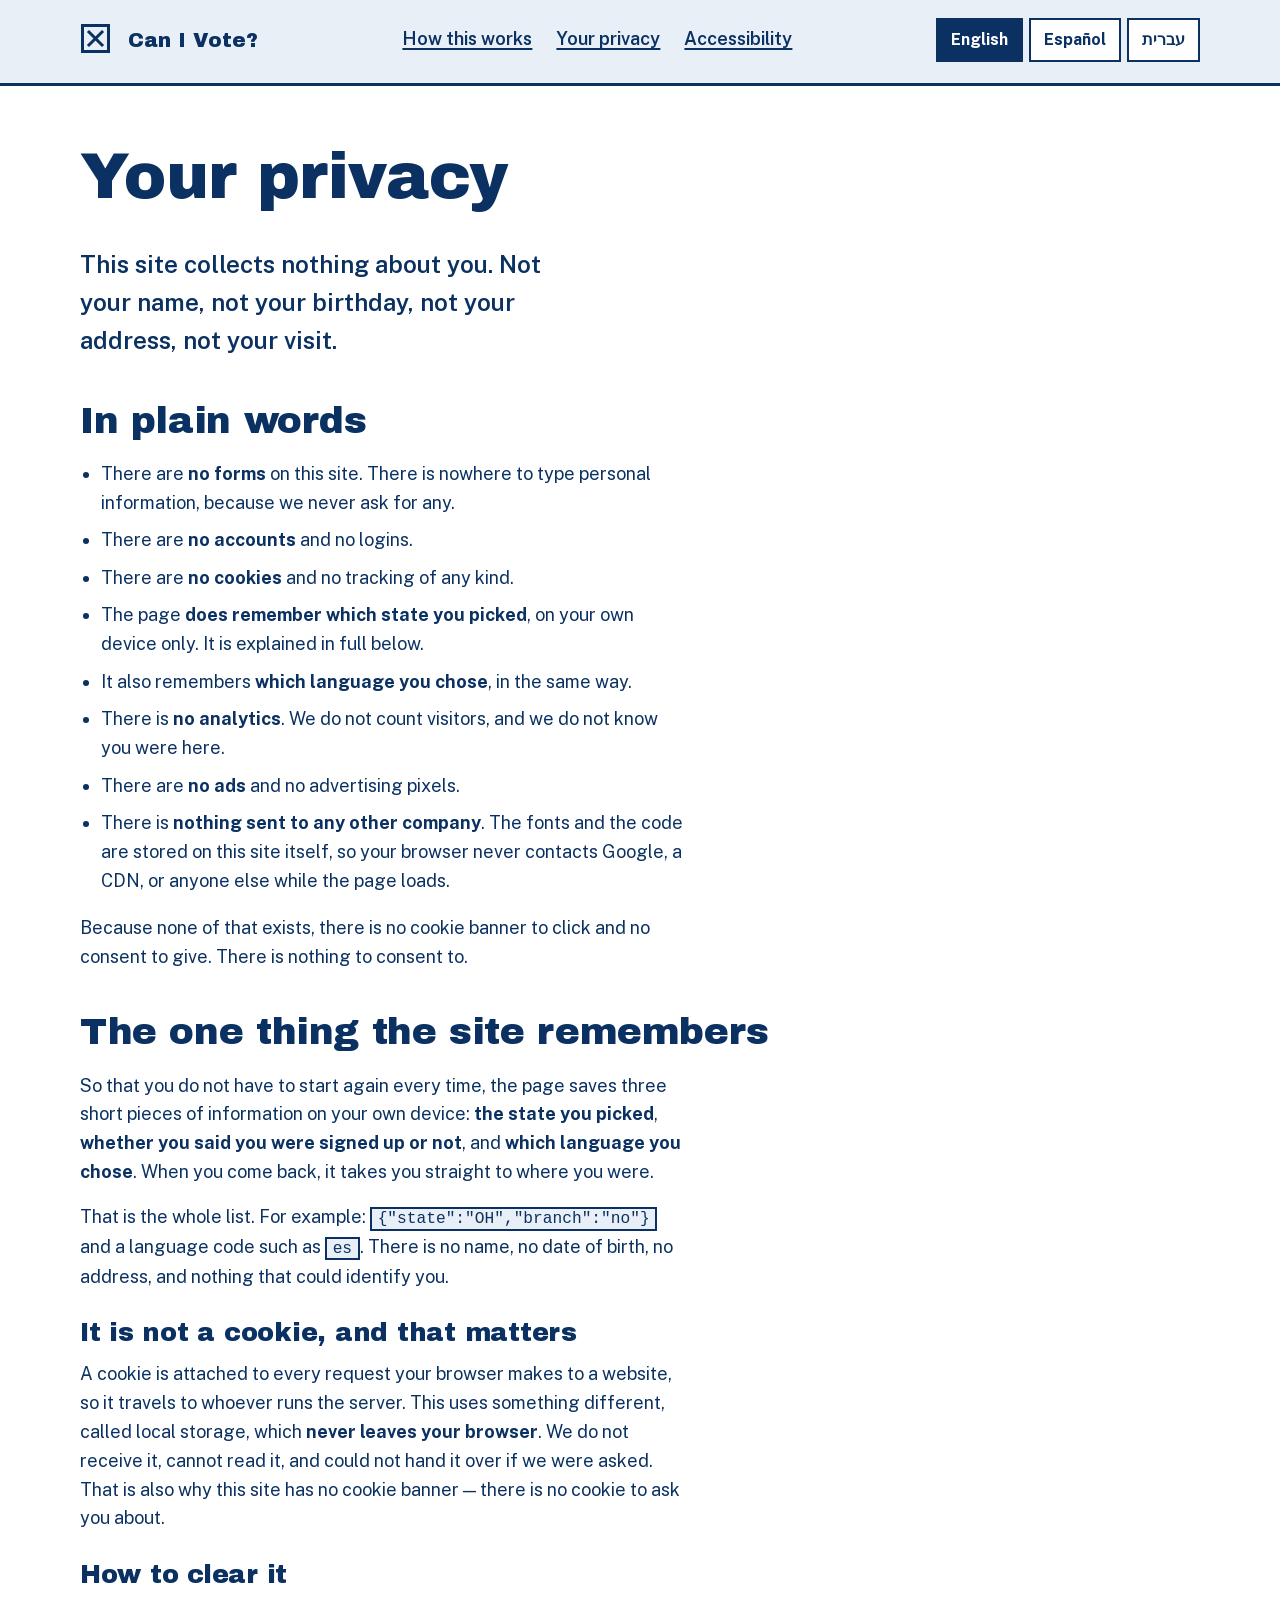
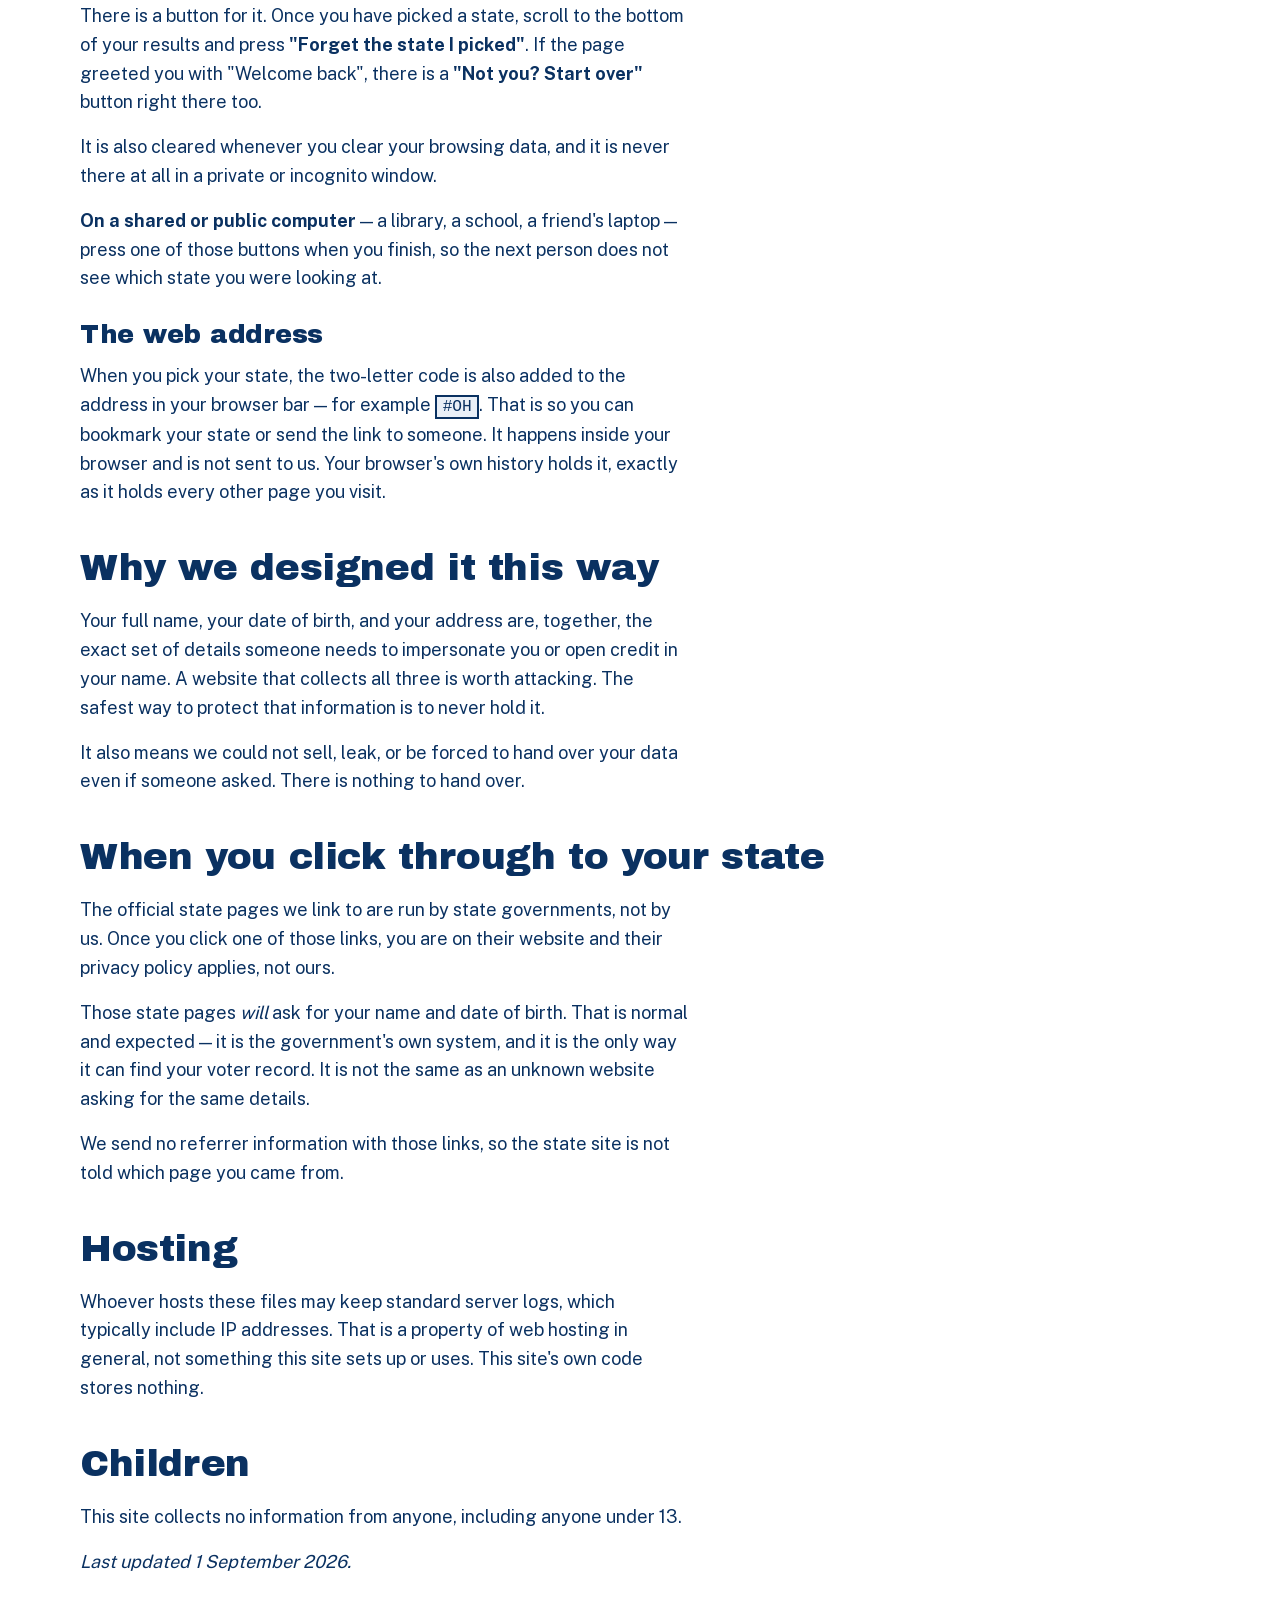
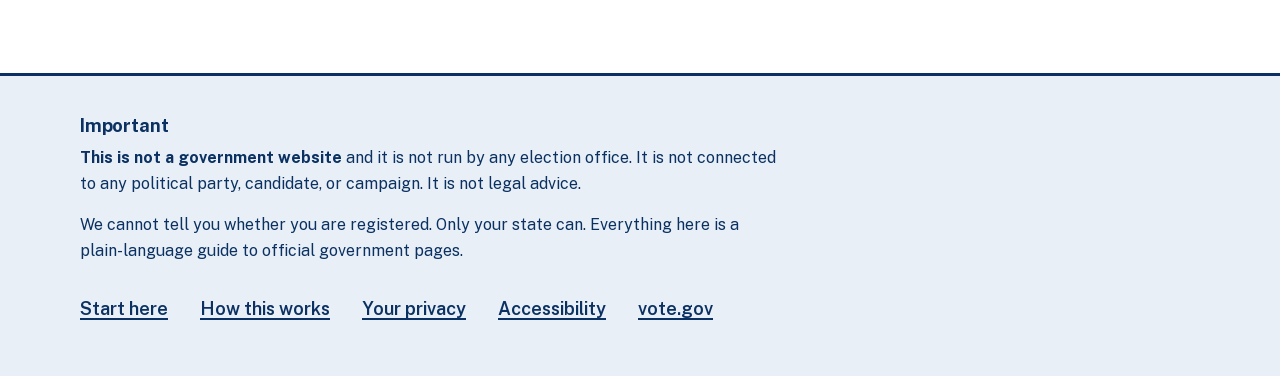
<file: privacy.html>
<!DOCTYPE html>
<html lang="en">
<head>
<meta charset="utf-8">
<meta name="viewport" content="width=device-width, initial-scale=1">
<meta http-equiv="Content-Security-Policy" content="default-src 'self'; img-src 'self' data:; style-src 'self'; script-src 'self'; font-src 'self'; form-action 'none'; base-uri 'self'; object-src 'none'">
<meta name="referrer" content="no-referrer">
<title data-i18n="privacy.title1">Your privacy — Can I Vote?</title>
<meta name="description" content="This site collects nothing. No forms, no accounts, no cookies, no analytics, no trackers, no third-party requests." data-i18n-attr="content:privacy.desc1">
<link rel="stylesheet" href="styles.css">
<script src="lang-init.js"></script>
<link rel="icon" href="images/favicon.svg" type="image/svg+xml">
</head>
<body>
<a class="skip" href="#main" data-i18n="index.a7">Skip to the main part of this page</a>
<header class="site-head">
  <div class="wrap">
    <a class="brand" href="index.html">
      <svg width="34" height="34" viewBox="0 0 34 34" aria-hidden="true" focusable="false">
        <rect x="2.5" y="2.5" width="26" height="26" fill="none" stroke="currentColor" stroke-width="3"/>
        <path d="M9 9l13 13M22 9L9 22" fill="none" stroke="currentColor" stroke-width="3" stroke-linecap="square"/>
      </svg>
      <span data-i18n="index.span1">Can I Vote?</span>
    </a>
    <nav class="site-nav" aria-label="Main" data-i18n-attr="aria-label:index.arialabel1">
      <a href="about.html" data-i18n="index.a1">How this works</a>
      <a href="privacy.html" data-i18n="index.a2">Your privacy</a>
      <a href="accessibility.html" data-i18n="index.a3">Accessibility</a>
    </nav>
    <div class="lang" role="group" aria-label="Language" data-i18n-attr="aria-label:ui.lang.group">
      <button type="button" lang="en" data-lang="en" aria-pressed="true">English</button>
      <button type="button" lang="es" data-lang="es" aria-pressed="false">Español</button>
      <button type="button" lang="he" data-lang="he" aria-pressed="false">עברית</button>
    </div>
  </div>
</header>
<main id="main">
<article class="prose wrap">
<h1 data-i18n="index.a2">Your privacy</h1>
<p class="lead" data-i18n="privacy.p1">This site collects nothing about you. Not your name, not your birthday, not your address, not your visit.</p>

<h2 data-i18n="privacy.h21">In plain words</h2>
<ul>
  <li data-i18n="privacy.li1">There are <strong>no forms</strong> on this site. There is nowhere to type personal information, because we never ask for any.</li>
  <li data-i18n="privacy.li2">There are <strong>no accounts</strong> and no logins.</li>
  <li data-i18n="privacy.li3">There are <strong>no cookies</strong> and no tracking of any kind.</li>
  <li data-i18n="privacy.li4">The page <strong>does remember which state you picked</strong>, on your own device only. It is explained in full below.</li>
  <li data-i18n="privacy.li8">It also remembers **which language you chose**, in the same way.</li>
  <li data-i18n="privacy.li5">There is <strong>no analytics</strong>. We do not count visitors, and we do not know you were here.</li>
  <li data-i18n="privacy.li6">There are <strong>no ads</strong> and no advertising pixels.</li>
  <li data-i18n="privacy.li7">There is <strong>nothing sent to any other company</strong>. The fonts and the code are stored on this site itself, so your browser never contacts Google, a CDN, or anyone else while the page loads.</li>
</ul>
<p data-i18n="privacy.p2">Because none of that exists, there is no cookie banner to click and no consent to give. There is nothing to consent to.</p>

<h2 data-i18n="privacy.h22">The one thing the site remembers</h2>
<p data-i18n="privacy.p3">So that you do not have to start again every time, the page saves two short pieces of information on your own device: <strong>the state you picked</strong>, and <strong>whether you said you were signed up or not</strong>. When you come back, it takes you straight to where you were.</p>
<p data-i18n="privacy.p4">That is the whole list. For example: <code>{"state":"OH","branch":"no"}</code>. There is no name, no date of birth, no address, and nothing that could identify you.</p>

<h3 data-i18n="privacy.h31">It is not a cookie, and that matters</h3>
<p data-i18n="privacy.p5">A cookie is attached to every request your browser makes to a website, so it travels to whoever runs the server. This uses something different, called local storage, which <strong>never leaves your browser</strong>. We do not receive it, cannot read it, and could not hand it over if we were asked. That is also why this site has no cookie banner — there is no cookie to ask you about.</p>

<h3 data-i18n="privacy.h32">How to clear it</h3>
<p data-i18n="privacy.p6">There is a button for it. Once you have picked a state, scroll to the bottom of your results and press <strong>"Forget the state I picked"</strong>. If the page greeted you with "Welcome back", there is a <strong>"Not you? Start over"</strong> button right there too.</p>
<p data-i18n="privacy.p7">It is also cleared whenever you clear your browsing data, and it is never there at all in a private or incognito window.</p>
<p data-i18n="privacy.p8"><strong>On a shared or public computer</strong> — a library, a school, a friend's laptop — press one of those buttons when you finish, so the next person does not see which state you were looking at.</p>

<h3 data-i18n="privacy.h33">The web address</h3>
<p data-i18n="privacy.p9">When you pick your state, the two-letter code is also added to the address in your browser bar — for example <code>#OH</code>. That is so you can bookmark your state or send the link to someone. It happens inside your browser and is not sent to us. Your browser's own history holds it, exactly as it holds every other page you visit.</p>

<h2 data-i18n="privacy.h23">Why we designed it this way</h2>
<p data-i18n="privacy.p10">Your full name, your date of birth, and your address are, together, the exact set of details someone needs to impersonate you or open credit in your name. A website that collects all three is worth attacking. The safest way to protect that information is to never hold it.</p>
<p data-i18n="privacy.p11">It also means we could not sell, leak, or be forced to hand over your data even if someone asked. There is nothing to hand over.</p>

<h2 data-i18n="privacy.h24">When you click through to your state</h2>
<p data-i18n="privacy.p12">The official state pages we link to are run by state governments, not by us. Once you click one of those links, you are on their website and their privacy policy applies, not ours.</p>
<p data-i18n="privacy.p13">Those state pages <em>will</em> ask for your name and date of birth. That is normal and expected — it is the government's own system, and it is the only way it can find your voter record. It is not the same as an unknown website asking for the same details.</p>
<p data-i18n="privacy.p14">We send no referrer information with those links, so the state site is not told which page you came from.</p>

<h2 data-i18n="privacy.h25">Hosting</h2>
<p data-i18n="privacy.p15">Whoever hosts these files may keep standard server logs, which typically include IP addresses. That is a property of web hosting in general, not something this site sets up or uses. This site's own code stores nothing.</p>

<h2 data-i18n="privacy.h26">Children</h2>
<p data-i18n="privacy.p16">This site collects no information from anyone, including anyone under 13.</p>

<p data-i18n="privacy.p17"><em>Last updated 1 September 2026.</em></p>
</article>
</main>
<footer class="site-foot">
  <div class="wrap">
    <h2 data-i18n="index.h24">Important</h2>
    <p data-i18n="index.p22"><strong>This is not a government website</strong> and it is not run by any election office. It is not connected to any political party, candidate, or campaign. It is not legal advice.</p>
    <p data-i18n="index.p23">We cannot tell you whether you are registered. Only your state can. Everything here is a plain-language guide to official government pages.</p>
    <ul class="foot-links">
      <li data-i18n="about.li21"><a href="index.html" data-i18n="about.a1">Start here</a></li>
      <li data-i18n="index.li4"><a href="about.html" data-i18n="index.a1">How this works</a></li>
      <li data-i18n="index.li5"><a href="privacy.html" data-i18n="index.a2">Your privacy</a></li>
      <li data-i18n="index.li6"><a href="accessibility.html" data-i18n="index.a3">Accessibility</a></li>
      <li data-i18n="index.li7"><a href="https://vote.gov/" target="_blank" rel="noopener noreferrer">vote.gov<span class="sr-only"> (opens in a new tab)</span></a></li>
    </ul>
  </div>
</footer>
<script src="states.js"></script>
<script src="strings.js"></script>
<script src="i18n.js"></script>
</body>
</html>
</file>
<file: styles.css>
/* ==========================================================================
   Can I Vote? — plain-language voter information tool
   Visual stance: STRUCTURAL — sharp corners, heavy borders, hard offset
   shadows, grotesque type, medium-tight density.
   Signature move: the "ballot box" — a heavy square with a 4px hard offset
   shadow. It is the logo, the step badges, and the list bullets.
   ========================================================================== */

@font-face{font-family:'Archivo Black';font-style:normal;font-weight:400;font-display:swap;src:url('fonts/archivo-black-400.woff2') format('woff2');}
@font-face{font-family:'Heebo';font-style:normal;font-weight:100 900;font-display:swap;src:url('fonts/heebo-hebrew.woff2') format('woff2');unicode-range:U+0307-0308,U+0590-05FF,U+200C-2010,U+20AA,U+25CC,U+FB1D-FB4F;}
@font-face{font-family:'Heebo';font-style:normal;font-weight:100 900;font-display:swap;src:url('fonts/heebo-latin.woff2') format('woff2');unicode-range:U+0000-00FF,U+0131,U+0152-0153,U+02BB-02BC,U+02C6,U+02DA,U+02DC,U+0304,U+0308,U+0329,U+2000-206F,U+20AC,U+2122,U+2191,U+2193,U+2212,U+2215,U+FEFF,U+FFFD;}
@font-face{font-family:'Public Sans';font-style:normal;font-weight:100 900;font-display:swap;src:url('fonts/public-sans-var.woff2') format('woff2');}

:root{
  --ink:#0A3161;            /* Old Glory Blue - text, borders, shadows */
  --ink-soft:#44618A;
  --paper:#FFFFFF;
  --paper-2:#E9EFF7;
  --accent:#B31942;         /* Old Glory Red - CTAs. 6.7:1 on white */
  --accent-on:#FFFFFF;
  --yes:#14522F;
  --yes-bg:#E2F0E7;
  --no:#8E1230;
  --no-bg:#FBE4EA;
  --line:#0A3161;
  --shadow:#0A3161;

  --font-display:'Archivo Black','Arial Black','Helvetica Neue',Arial,sans-serif;
  --font-body:'Public Sans',-apple-system,BlinkMacSystemFont,'Segoe UI',Roboto,Helvetica,Arial,sans-serif;

  --gutter:clamp(1rem,4vw,2rem);
  --border:3px;
  --offset:5px;
  --maxw:74rem;
  --readw:38rem;
}

/* Light theme only, by choice. Every colour is defined once on :root and
   painted explicitly, so the page holds its own on any host background. */

*,*::before,*::after{box-sizing:border-box;}

html{-webkit-text-size-adjust:100%;}

body{
  margin:0;
  background:var(--paper);
  color:var(--ink);
  font-family:var(--font-body);
  font-size:1.125rem;      /* 18px base — larger than the 16px floor, on purpose */
  line-height:1.6;
  overflow-wrap:break-word;
}

h1,h2,h3{font-family:var(--font-display);font-weight:400;line-height:1.1;letter-spacing:-0.01em;margin:0 0 .5em;}
h1{font-size:clamp(2.1rem,7vw,4rem);}
h2{font-size:clamp(1.5rem,4vw,2.35rem);}
h3{font-size:clamp(1.2rem,3vw,1.6rem);}
h4{font-family:var(--font-body);font-weight:700;font-size:1.15rem;margin:0 0 .4em;}
p{margin:0 0 1rem;max-width:var(--readw);}
a{color:var(--ink);text-underline-offset:3px;text-decoration-thickness:2px;}
a:hover{color:var(--accent);}

:focus-visible{outline:4px solid var(--accent);outline-offset:3px;}

.skip{
  position:absolute;inset-inline-start:-9999px;top:0;z-index:99;
  background:var(--ink);color:var(--paper);
  padding:1rem 1.25rem;font-weight:700;text-decoration:none;
}
.skip:focus{inset-inline-start:0;}

.sr-only{
  position:absolute;width:1px;height:1px;padding:0;margin:-1px;
  overflow:hidden;clip:rect(0 0 0 0);white-space:nowrap;border:0;
}

.wrap{max-width:var(--maxw);margin-inline:auto;padding-inline:var(--gutter);}

/* ---- the signature: ballot box ---------------------------------------- */
.box{
  display:inline-grid;place-items:center;
  inline-size:2.6rem;block-size:2.6rem;flex:0 0 auto;
  border:var(--border) solid var(--line);
  background:var(--paper);
  box-shadow:var(--offset) var(--offset) 0 var(--shadow);
  font-family:var(--font-display);font-size:1.15rem;line-height:1;
}
.box--sm{inline-size:1.35rem;block-size:1.35rem;border-width:2px;box-shadow:3px 3px 0 var(--shadow);}
.box--accent{background:var(--accent);color:var(--accent-on);border-color:var(--line);}

/* ---- header ------------------------------------------------------------ */
.site-head{border-bottom:var(--border) solid var(--line);background:var(--paper-2);}
.site-head .wrap{display:flex;flex-wrap:wrap;gap:1rem 1.5rem;align-items:center;justify-content:space-between;padding-block:1.1rem 1.35rem;}
.brand{display:flex;align-items:center;gap:.9rem;min-height:44px;font-family:var(--font-display);font-size:1.25rem;text-decoration:none;color:var(--ink);}
.brand:hover{color:var(--ink);}
.brand svg{display:block;}
.site-nav{display:flex;flex-wrap:wrap;gap:.4rem 1.5rem;font-weight:600;}
.site-nav a{padding:.35rem 0;min-height:44px;display:inline-flex;align-items:center;}

/* ---- intro (dense, hard left) ----------------------------------------- */
.intro{padding-block:clamp(2rem,6vw,3.75rem) clamp(1.5rem,4vw,2.5rem);}
.intro h1{max-width:16ch;}
.lead{font-size:clamp(1.2rem,2.6vw,1.5rem);max-width:34ch;font-weight:600;}

.trust{
  list-style:none;margin:2rem 0 1.5rem;padding:0;
  display:flex;flex-wrap:wrap;gap:.9rem 2.25rem;
}
.trust li{display:flex;align-items:center;gap:.75rem;font-weight:700;font-size:1.05rem;}

.notice{
  border:var(--border) solid var(--line);
  background:var(--paper-2);
  padding:1rem 1.15rem;max-width:46rem;
  font-size:1rem;
}
.notice p{margin:0;max-width:none;}
.notice p + p{margin-top:.6rem;}

/* ---- state picker (deliberately the densest block on the page) -------- */
.picker{padding-block:clamp(1.5rem,4vw,2.5rem);}
.step-head{display:flex;align-items:center;gap:1.15rem;margin-bottom:1rem;}
.step-head h2{margin:0;}

.filter-row{margin:1.25rem 0 1.5rem;max-width:26rem;}
.filter-row label{display:block;font-weight:700;margin-bottom:.4rem;}
.filter-row input{
  inline-size:100%;min-height:52px;
  font:inherit;font-size:1.1rem;color:var(--ink);
  background:var(--paper);
  border:var(--border) solid var(--line);
  box-shadow:var(--offset) var(--offset) 0 var(--shadow);
  padding:.6rem .85rem;
}
.filter-row input::placeholder{color:var(--ink-soft);opacity:1;}

.state-grid{
  list-style:none;margin:0;padding:0 var(--offset) var(--offset) 0;
  display:grid;grid-template-columns:repeat(auto-fill,minmax(11rem,1fr));gap:.6rem;
}
.state-grid button{
  inline-size:100%;min-height:50px;
  display:flex;align-items:center;gap:.6rem;
  font:inherit;font-weight:600;text-align:start;
  color:var(--ink);background:var(--paper);
  border:2px solid var(--line);
  padding:.5rem .8rem;cursor:pointer;
  /* transform/shadow only. Fading `background` meant the selected button
     spent ~140ms as white-on-near-white, which is a real contrast gap. */
  transition:transform 140ms ease,box-shadow 140ms ease;
}
.state-grid button:hover{background:var(--paper-2);transform:translate(-2px,-2px);box-shadow:4px 4px 0 var(--shadow);}
.state-grid button[aria-pressed="true"]{background:var(--accent);color:var(--accent-on);box-shadow:4px 4px 0 var(--shadow);}
.state-grid button[aria-pressed="true"] .abbr{color:var(--accent-on);}
.abbr{font-family:var(--font-display);font-size:.8rem;color:var(--ink-soft);}

.no-match{border:var(--border) dashed var(--line);padding:1rem;font-weight:600;}

.picker-summary{
  display:flex;flex-wrap:wrap;align-items:center;gap:.75rem 1.5rem;
  border:var(--border) solid var(--line);background:var(--paper);
  box-shadow:var(--offset) var(--offset) 0 var(--shadow);
  padding:.9rem 1.15rem;margin:1.25rem 0 .5rem;max-width:52rem;
}
.picker-summary p{margin:0;font-size:1.15rem;max-width:none;}
.picker-summary strong{font-family:var(--font-display);font-weight:400;}

/* ---- results ----------------------------------------------------------- */
.result{
  padding-block:clamp(2rem,5vw,3rem) clamp(2.5rem,6vw,4rem);
  border-top:var(--border) solid var(--line);
}
.result[hidden]{display:none;}
/* full-bleed tint; content stays aligned with every other .wrap */
.result-band{background:var(--paper-2);max-width:none;margin-inline:0;
  padding-inline:max(var(--gutter),calc((100% - var(--maxw)) / 2));}
.result-title{margin-bottom:.35rem;}
.result-sub{font-size:1.1rem;color:var(--ink-soft);font-weight:600;}

/* the step badge hangs outside the card's left edge — the one deliberate
   container break on the page */
.card{
  position:relative;
  border:var(--border) solid var(--line);
  background:var(--paper);
  box-shadow:var(--offset) var(--offset) 0 var(--shadow);
  padding:1.9rem 1.5rem 1.75rem;
  margin:3.5rem 0 0 0;
  max-width:52rem;
}
.card h4{margin-top:1.5rem;}
.card > p:last-child,.card > .linklist:last-child{margin-bottom:.25rem;}

.outcome-intro{margin-top:3.5rem;max-width:52rem;}
.outcome-title{margin-bottom:.35rem;}
.outcome-intro p{color:var(--ink-soft);font-weight:600;margin:0;}
.aside-note,.result-foot{max-width:52rem;margin-top:3rem;padding-top:1.5rem;border-top:2px solid var(--line);}
.result-foot{margin-top:3.5rem;}
.result-foot p,.aside-note p{font-size:1rem;color:var(--ink-soft);}
.btn--sm{min-height:48px;padding:.6rem 1rem;font-size:1rem;}
.branch-q{margin-top:1.75rem;}
.card > .box:first-child{position:absolute;top:-1.3rem;inset-inline-start:1.25rem;}
.card h3{margin-top:.35rem;}

@media (min-width:52rem){
  .card{margin-inline-start:1.6rem;padding-inline-start:2.25rem;}
  .card > .box:first-child{inset-inline-start:-1.6rem;top:1.5rem;}
}

.btn{
  display:inline-flex;align-items:center;gap:.75rem;
  min-height:60px;padding:.85rem 1.4rem;
  font-family:var(--font-display);font-size:clamp(1rem,2.2vw,1.2rem);
  text-decoration:none;cursor:pointer;
  border:var(--border) solid var(--line);
  box-shadow:var(--offset) var(--offset) 0 var(--shadow);
  background:var(--accent);color:var(--accent-on);
  transition:transform 140ms ease,box-shadow 140ms ease;
}
.btn:hover{color:var(--accent-on);transform:translate(-2px,-2px);box-shadow:8px 8px 0 var(--shadow);}
.btn:active{transform:translate(2px,2px);box-shadow:2px 2px 0 var(--shadow);}
.btn--plain{background:var(--paper);color:var(--ink);}
.btn--plain:hover{color:var(--ink);}
.btn-note{font-size:1rem;color:var(--ink-soft);margin-top:.85rem;}

.branch{display:grid;gap:1rem;margin-top:1.5rem;}
@media (min-width:40rem){.branch{grid-template-columns:1fr 1fr;}}
.branch button{
  font:inherit;font-weight:700;font-size:1.1rem;text-align:start;cursor:pointer;
  min-height:88px;padding:1rem 1.1rem;
  display:flex;align-items:center;gap:.85rem;
  border:var(--border) solid var(--line);
  box-shadow:4px 4px 0 var(--shadow);
  transition:transform 140ms ease,box-shadow 140ms ease;
}
.branch button:hover{transform:translate(-2px,-2px);box-shadow:7px 7px 0 var(--shadow);}
.branch .is-yes{background:var(--yes-bg);color:var(--yes);}
.branch .is-no{background:var(--no-bg);color:var(--no);}
.branch button[aria-expanded="true"]{outline:4px solid var(--accent);outline-offset:3px;}
.branch svg{flex:0 0 auto;}

.recall{
  border:var(--border) solid var(--accent);
  background:var(--paper-2);
  padding:1.15rem 1.25rem 1.35rem;
  margin-bottom:2rem;max-width:52rem;
}
.recall p{margin:0 0 1rem;max-width:none;}

.outcome{margin-top:.5rem;}
.outcome[hidden]{display:none;}

.tag{
  display:inline-block;font-weight:700;font-size:1rem;
  border:2px solid var(--line);padding:.3rem .6rem;margin-bottom:.85rem;
  background:var(--paper-2);
}

.checklist{list-style:none;margin:0 0 1.25rem;padding:0;max-width:var(--readw);}
.checklist li{position:relative;margin-bottom:.35rem;}
.checklist input{
  position:absolute;inset-inline-start:0;top:0;
  inline-size:44px;block-size:44px;margin:0;opacity:0;cursor:pointer;
}
.checklist label{
  display:flex;align-items:flex-start;gap:.9rem;
  min-height:44px;padding:.45rem .5rem .45rem 0;cursor:pointer;
}
.checklist label::before{
  content:"";flex:0 0 auto;
  inline-size:1.5rem;block-size:1.5rem;margin-top:.1rem;
  border:2px solid var(--line);background:var(--paper);
  box-shadow:3px 3px 0 var(--shadow);
  transition:transform 120ms ease,box-shadow 120ms ease;
}
.checklist label:hover::before{transform:translate(-1px,-1px);box-shadow:4px 4px 0 var(--shadow);}
.checklist input:checked + label::before{background:var(--accent);border-color:var(--line);}
.checklist input:checked + label::after{
  content:"";position:absolute;inset-inline-start:.5rem;top:calc(.45rem + .35rem);
  inline-size:.45rem;block-size:.85rem;
  border:solid var(--accent-on);border-width:0 3px 3px 0;
  transform:rotate(45deg);
}
.checklist input:checked + label{color:var(--ink-soft);}
.checklist input:focus-visible + label::before{outline:4px solid var(--accent);outline-offset:3px;}

/* static tick for the promises at the top - a statement, not a task */
.box--check{background:var(--ink);border-color:var(--ink);position:relative;}
.box--check::after{
  content:"";position:absolute;inset-inline-start:.38rem;top:.12rem;
  inline-size:.3rem;block-size:.6rem;
  border:solid var(--paper);border-width:0 3px 3px 0;transform:rotate(45deg);
}

/* folds: the question is the control */
.fold{margin:1rem 0 1.25rem;max-width:var(--readw);border-inline-start:var(--border) solid var(--accent);}
.fold summary{
  cursor:pointer;font-weight:700;list-style:none;
  min-height:44px;display:flex;align-items:center;gap:.6rem;padding:.45rem .75rem;
}
.fold summary::-webkit-details-marker{display:none;}
.fold summary::before{
  content:"";inline-size:.55rem;block-size:.55rem;flex:0 0 auto;
  border:solid var(--accent);border-width:0 3px 3px 0;transform:rotate(-45deg);
  transition:transform 120ms ease;
}
.fold[open] summary::before{transform:rotate(45deg);}
.fold summary:hover{color:var(--accent);}
.fold-body{padding:.25rem .75rem .5rem;}
.fold-body p:last-child{margin-bottom:.25rem;}

ol.steps{margin:0 0 1.25rem;padding-inline-start:1.4rem;max-width:var(--readw);}
ol.steps li{margin-bottom:.7rem;padding-inline-start:.3rem;}
ol.steps li::marker{font-family:var(--font-display);color:var(--accent);}

.linklist{list-style:none;margin:1rem 0 0;padding:0;display:flex;flex-wrap:wrap;gap:.85rem;}

.sub{border-top:2px solid var(--line);margin-top:1.75rem;padding-top:1.5rem;}
.sub h5{font-family:var(--font-body);font-weight:700;font-size:1.05rem;margin:1.5rem 0 .4em;}
.sub:first-of-type{border-top:0;margin-top:.5rem;padding-top:0;}

/* ---- why section (deliberately the airiest block — rhythm contrast) ---- */
.why{
  border-top:var(--border) solid var(--line);
  background:var(--paper-2);
  padding-block:clamp(3.5rem,11vw,7.5rem);
}
.why h2{max-width:18ch;}
.why p{font-size:clamp(1.1rem,2.3vw,1.3rem);max-width:36rem;margin-bottom:1.6rem;}
.why .pull{
  font-family:var(--font-display);
  font-size:clamp(1.35rem,3.6vw,2rem);
  line-height:1.25;max-width:22ch;
  border-inline-start:var(--border) solid var(--accent);
  padding-inline-start:1.25rem;margin:2.5rem 0;
}

.sources{padding-block:clamp(2rem,5vw,3rem);border-top:var(--border) solid var(--line);}
.sources ul{max-width:var(--readw);padding-inline-start:1.2rem;}
.sources li{margin-bottom:.6rem;}
.sources em{font-style:normal;color:var(--ink-soft);font-size:1rem;}

/* ---- prose pages ------------------------------------------------------- */
.prose{padding-block:clamp(2rem,6vw,3.5rem) clamp(3rem,8vw,5rem);}
.prose h2{margin-top:2.5rem;}
.prose h3{margin-top:1.75rem;}
.prose ul,.prose ol{max-width:var(--readw);padding-inline-start:1.3rem;}
.prose li{margin-bottom:.55rem;}
.prose table{border-collapse:collapse;margin:1.25rem 0;min-width:34rem;}
.prose table{color:var(--ink);}
.prose th,.prose td{color:var(--ink);border:2px solid var(--line);padding:.6rem .8rem;text-align:start;vertical-align:top;}
.prose th{background:var(--paper-2);font-weight:700;}
.table-scroll{overflow-x:auto;max-width:100%;}

/* ---- footer ------------------------------------------------------------ */
.site-foot{border-top:var(--border) solid var(--line);background:var(--paper-2);padding-block:2.5rem 3rem;}
.site-foot h2{font-size:1.15rem;font-family:var(--font-body);font-weight:700;}
.site-foot p{font-size:1rem;max-width:44rem;}
.foot-links{list-style:none;margin:1.5rem 0 0;padding:0;display:flex;flex-wrap:wrap;gap:.4rem 2rem;font-weight:600;}
.foot-links a{min-height:44px;display:inline-flex;align-items:center;}

.ext{display:inline-block;margin-inline-start:.15rem;vertical-align:-1px;}

@media (prefers-reduced-motion:reduce){
  *,*::before,*::after{animation-duration:.01ms!important;animation-iteration-count:1!important;transition-duration:.01ms!important;scroll-behavior:auto!important;}
  .state-grid button:hover,.btn:hover,.branch button:hover,.checklist label:hover::before{transform:none;}
}

.svg-defs{position:absolute;}
.notice--spaced{margin-top:1.5rem;}
code{font-family:ui-monospace,SFMono-Regular,Menlo,Consolas,monospace;font-size:.9em;background:var(--paper-2);border:2px solid var(--line);padding:.05em .35em;}

/* ---- languages --------------------------------------------------------- */
html[lang="he"]{
  --font-display:'Heebo',Arial,'Helvetica Neue',sans-serif;
  --font-body:'Heebo',Arial,'Helvetica Neue',sans-serif;
}
html[lang="he"] h1,html[lang="he"] h2,html[lang="he"] h3,
html[lang="he"] .btn,html[lang="he"] .box,html[lang="he"] .abbr,
html[lang="he"] .brand,html[lang="he"] .picker-summary strong,
html[lang="he"] .why .pull,html[lang="he"] .prose h4{font-weight:900;letter-spacing:0;}
html[lang="he"] .abbr{direction:ltr;unicode-bidi:isolate;}
[dir="rtl"] .fold summary::before{transform:rotate(135deg);}
[dir="rtl"] .fold[open] summary::before{transform:rotate(45deg);}

.lang{display:flex;flex-wrap:wrap;gap:.4rem;}
.lang button{
  font:inherit;font-weight:700;font-size:1rem;cursor:pointer;
  min-height:44px;min-width:44px;padding:.4rem .8rem;
  color:var(--ink);background:var(--paper);
  border:2px solid var(--line);
}
.lang button:hover{background:var(--paper-2);}
.lang button[aria-pressed="true"]{background:var(--ink);color:var(--paper);}
.site-head .wrap{align-items:center;}
</file>
